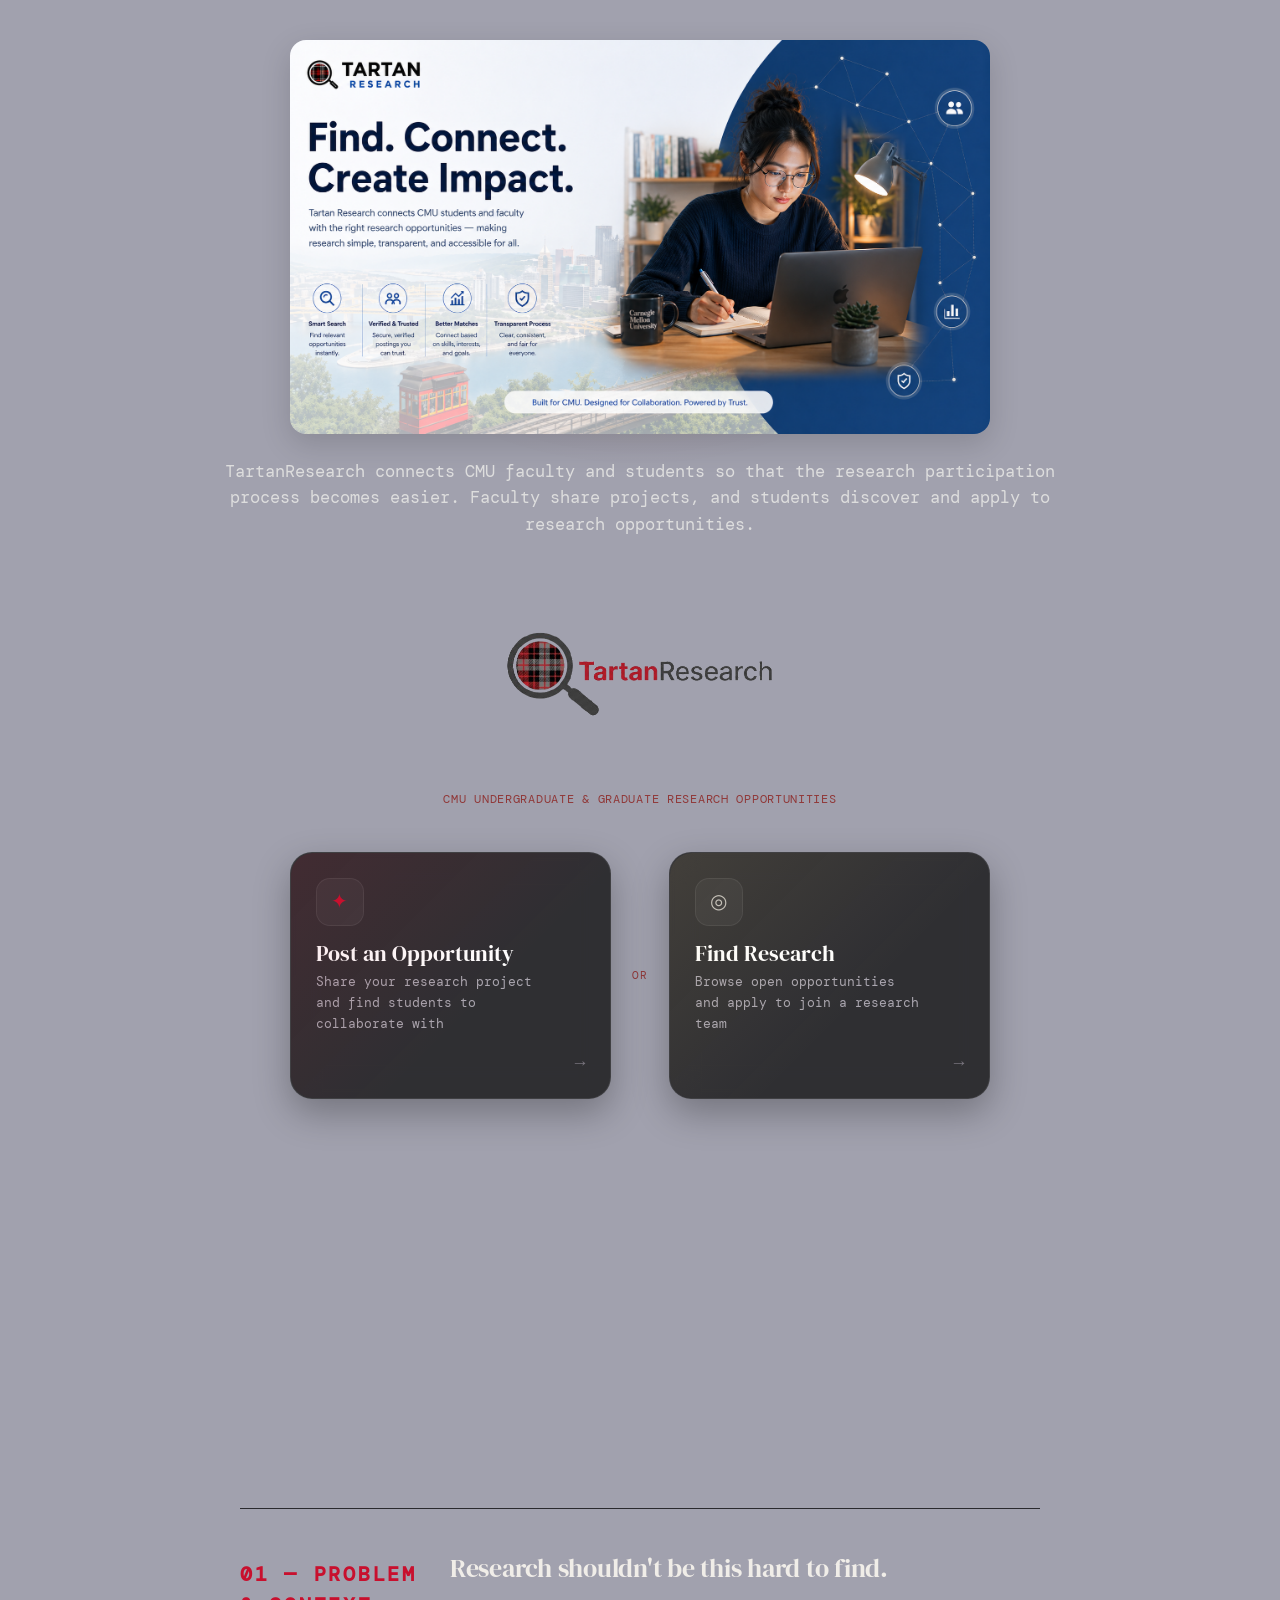
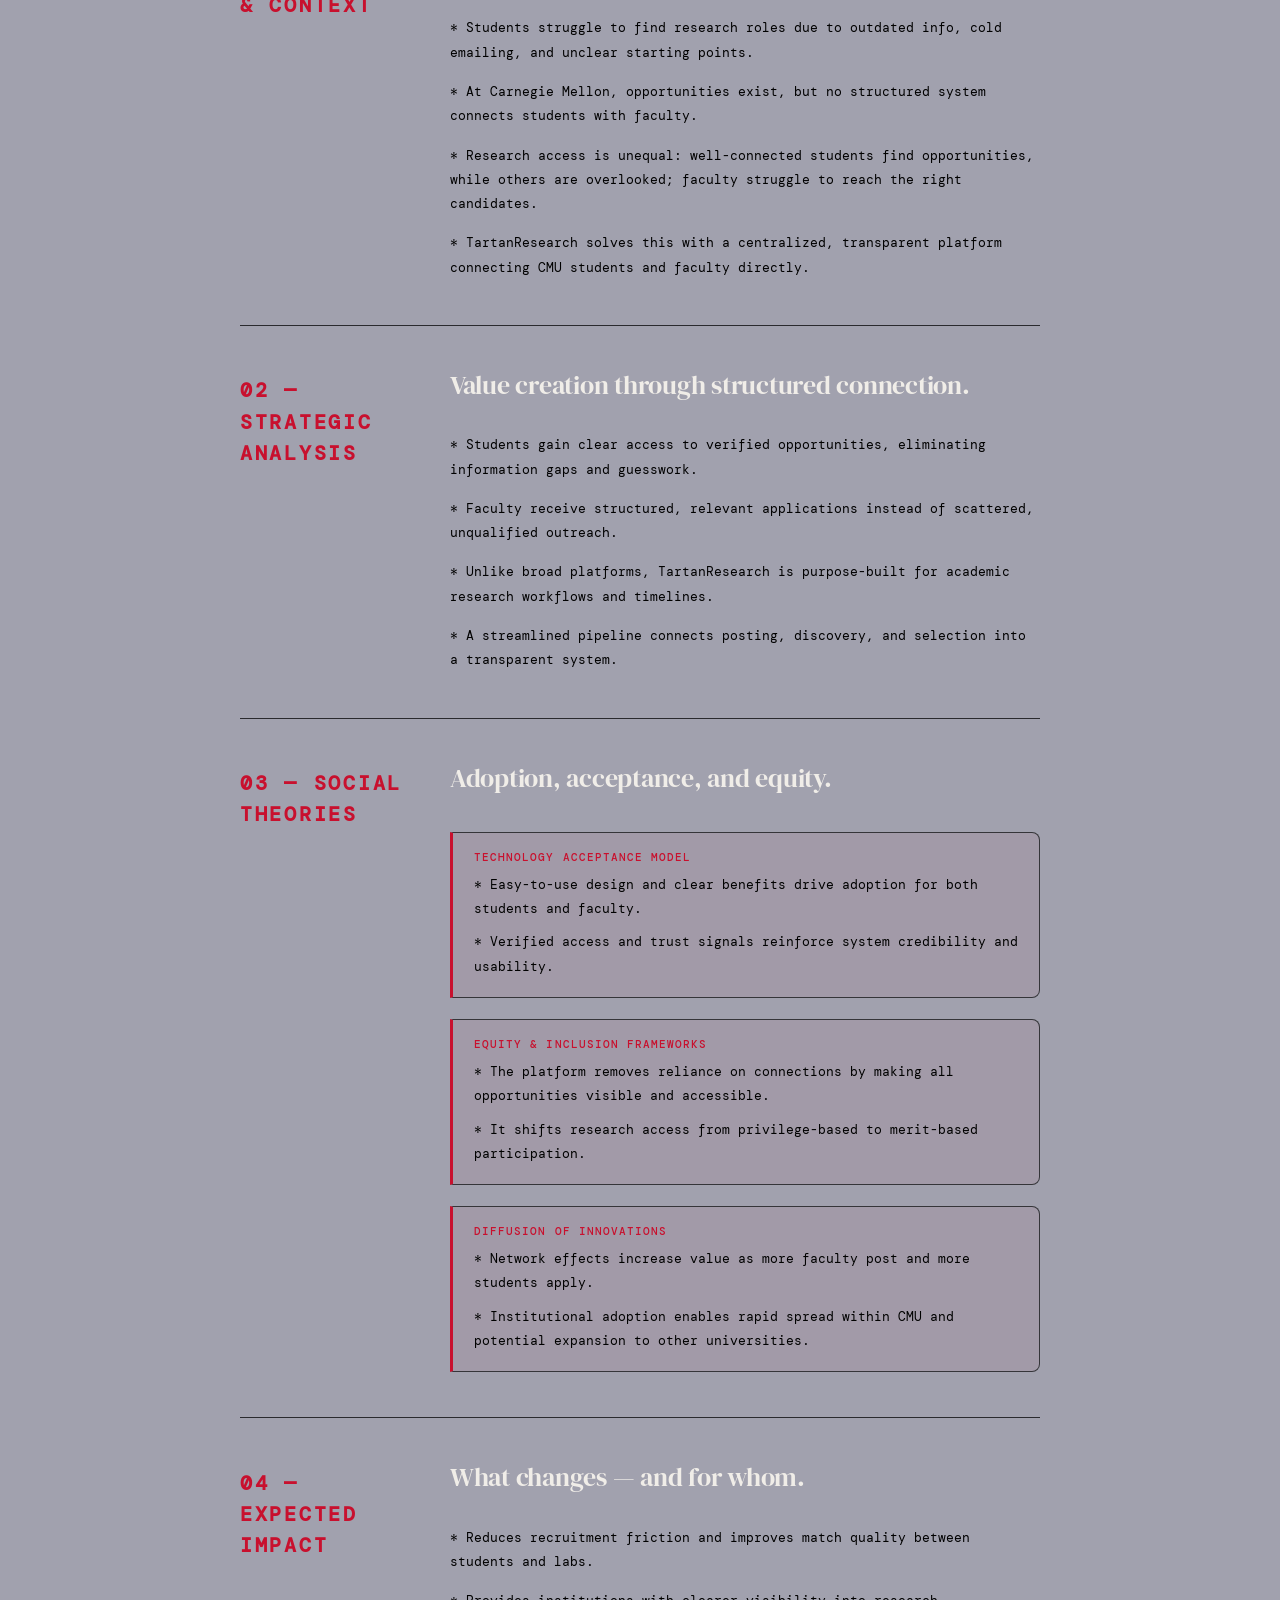
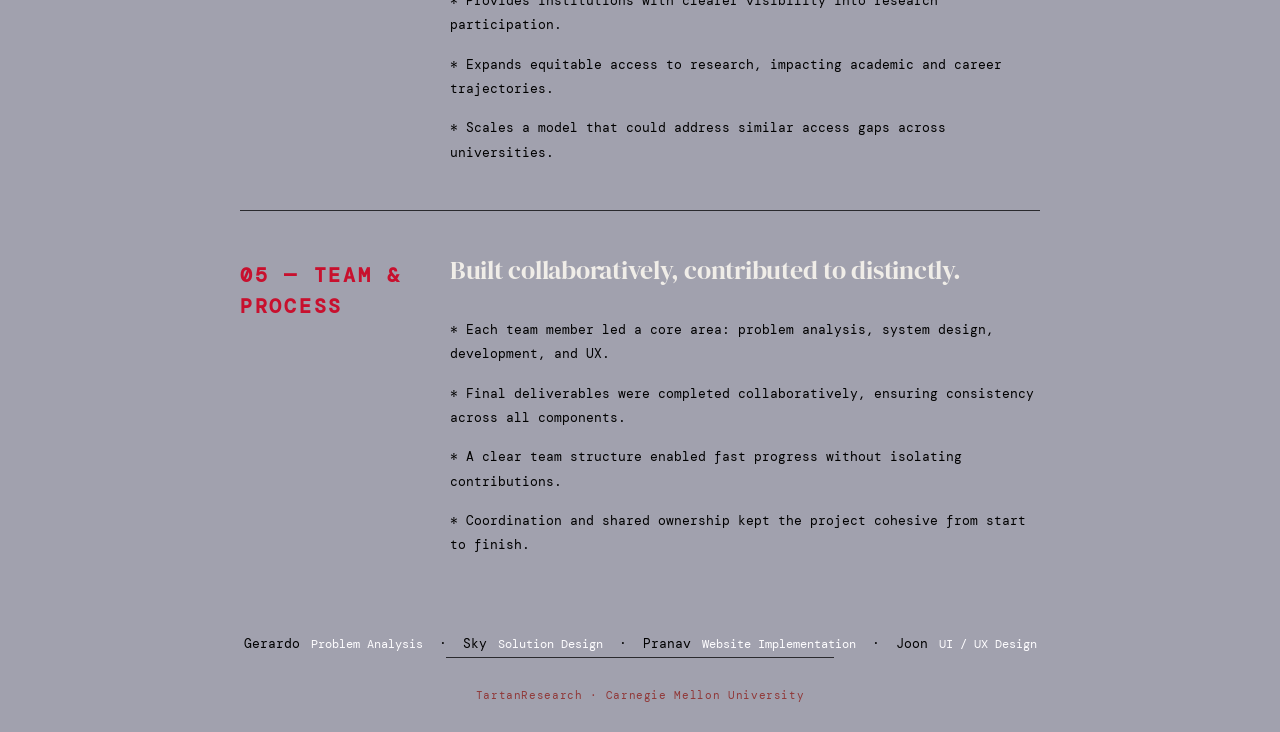
<file: 67250_peopleproject_team1/index.html>
<!DOCTYPE html>
<html lang="en">
<head>
  <meta charset="UTF-8" />
  <meta name="viewport" content="width=device-width, initial-scale=1.0" />
  <title>CMU Research Portal</title>
  <link rel="stylesheet" href="style.css" />
  <link href="https://fonts.googleapis.com/css2?family=DM+Serif+Display:ital@0;1&family=DM+Mono:wght@300;400;500&display=swap" rel="stylesheet" />
</head>

<body class="landing-page">
  <div class="landing-bg">
    <div class="bg-grid"></div>
    <div class="bg-glow"></div>
  </div>
  
  <section class="landing-intro">
    <img src="static/visual.png" alt="Research collaboration" class="intro-image" />
    <p class="intro-text">
      TartanResearch connects CMU faculty and students so that the research participation process becomes easier.
      Faculty share projects, and students discover and apply to research opportunities.
    </p>
  </section>

  <main class="landing-main">
    <header class="landing-header">
      <img src="static/logo.png" alt="TartanResearch" class="landing-logo-main" />
      <p class="landing-sub">CMU Undergraduate & Graduate Research Opportunities</p>
    </header>

    <div class="landing-cards">
      <button class="landing-card card-post" onclick="goTo('post')">
        <div class="card-icon">✦</div>
        <div class="card-content">
          <h2>Post an Opportunity</h2>
          <p>Share your research project and find students to collaborate with</p>
        </div>
        <div class="card-arrow">→</div>
      </button>

      <div class="landing-divider"><span>or</span></div>

      <button class="landing-card card-find" onclick="goTo('find')">
        <div class="card-icon">◎</div>
        <div class="card-content">
          <h2>Find Research</h2>
          <p>Browse open opportunities and apply to join a research team</p>
        </div>
        <div class="card-arrow">→</div>
      </button>
    </div>
  </main>

  <script>
    function goTo(view) {
      sessionStorage.setItem('view', view);
      window.location.href = view === 'post' ? 'post.html' : 'find.html';
    }
  </script>
<!-- ─── Academic Sections ─────────────────────────────── -->
<section class="academic-sections">

  <!-- Problem -->
  <div class="ac-section" id="ac-problem">
    <div class="ac-label">01 — Problem & Context</div>
    <div class="ac-body">
      <h2 class="ac-heading">Research shouldn't be this hard to find.</h2>
      <p class="ac-text">
        * Students struggle to find research roles due to outdated info, cold emailing, and unclear starting points.
      </p>
      <p class="ac-text">
        * At Carnegie Mellon, opportunities exist, but no structured system connects students with faculty.
      </p>
      <p class="ac-text">
        * Research access is unequal: well-connected students find opportunities, while others are overlooked; faculty struggle to reach the right candidates.
      </p>
      <p class="ac-text">
        * TartanResearch solves this with a centralized, transparent platform connecting CMU students and faculty directly.
      </p>
    </div>
  </div>

  <!-- Strategic Analysis -->
  <div class="ac-section" id="ac-strategy">
    <div class="ac-label">02 — Strategic Analysis</div>
    <div class="ac-body">
      <h2 class="ac-heading">Value creation through structured connection.</h2>
      <p class="ac-text">
        * Students gain clear access to verified opportunities, eliminating information gaps and guesswork.
      </p>
      <p class="ac-text">
        * Faculty receive structured, relevant applications instead of scattered, unqualified outreach.
      </p>
      <p class="ac-text">
        * Unlike broad platforms, TartanResearch is purpose-built for academic research workflows and timelines.
      </p>
      <p class="ac-text">
        * A streamlined pipeline connects posting, discovery, and selection into a transparent system.
      </p>
    </div>
  </div>

  <!-- Social Theories -->
  <div class="ac-section" id="ac-theory">
    <div class="ac-label">03 — Social Theories</div>
    <div class="ac-body">
      <h2 class="ac-heading">Adoption, acceptance, and equity.</h2>

      <div class="theory-block">
        <div class="theory-tag">Technology Acceptance Model</div>
        <p class="ac-text">
          * Easy-to-use design and clear benefits drive adoption for both students and faculty.
        </p>
        <p class="ac-text">
          * Verified access and trust signals reinforce system credibility and usability.
        </p>
      </div>

      <div class="theory-block">
        <div class="theory-tag">Equity & Inclusion Frameworks</div>
        <p class="ac-text">
          * The platform removes reliance on connections by making all opportunities visible and accessible.
        </p>
        <p class="ac-text">
          * It shifts research access from privilege-based to merit-based participation.
        </p>
      </div>

      <div class="theory-block">
        <div class="theory-tag">Diffusion of Innovations</div>
        <p class="ac-text">
          * Network effects increase value as more faculty post and more students apply.
        </p>
        <p class="ac-text">
          * Institutional adoption enables rapid spread within CMU and potential expansion to other universities.
        </p>
      </div>

    </div>
  </div>

  <!-- Expected Impact -->
  <div class="ac-section" id="ac-impact">
    <div class="ac-label">04 — Expected Impact</div>
    <div class="ac-body">
      <h2 class="ac-heading">What changes — and for whom.</h2>
      <p class="ac-text">
        * Reduces recruitment friction and improves match quality between students and labs.
      </p>
      <p class="ac-text">
        * Provides institutions with clearer visibility into research participation.
      </p>
      <p class="ac-text">
        * Expands equitable access to research, impacting academic and career trajectories.
      </p>
      <p class="ac-text">
        * Scales a model that could address similar access gaps across universities.
      </p>
    </div>
  </div>

  <!-- Team -->
  <div class="ac-section" id="ac-team">
    <div class="ac-label">05 — Team & Process</div>
    <div class="ac-body">
      <h2 class="ac-heading">Built collaboratively, contributed to distinctly.</h2>
      <p class="ac-text">
        * Each team member led a core area: problem analysis, system design, development, and UX.
      </p>
      <p class="ac-text">
        * Final deliverables were completed collaboratively, ensuring consistency across all components.
      </p>
      <p class="ac-text">
        * A clear team structure enabled fast progress without isolating contributions.
      </p>
      <p class="ac-text">
        * Coordination and shared ownership kept the project cohesive from start to finish.
      </p>
    </div>
  </div>

</section>
<p class="ac-text team-list">
  Gerardo <span class="team-role-inline">Problem Analysis</span> &nbsp;·&nbsp;
  Sky <span class="team-role-inline">Solution Design</span> &nbsp;·&nbsp;
  Pranav <span class="team-role-inline">Website Implementation</span> &nbsp;·&nbsp;
  Joon <span class="team-role-inline">UI / UX Design</span>
</p>

    </div>
  </div>

</section>
<!-- ─── Footer ────────────────────────────────────────── -->
<footer class="site-footer">
  <span>TartanResearch · Carnegie Mellon University</span>
</footer>
</body>
</html>
</file>
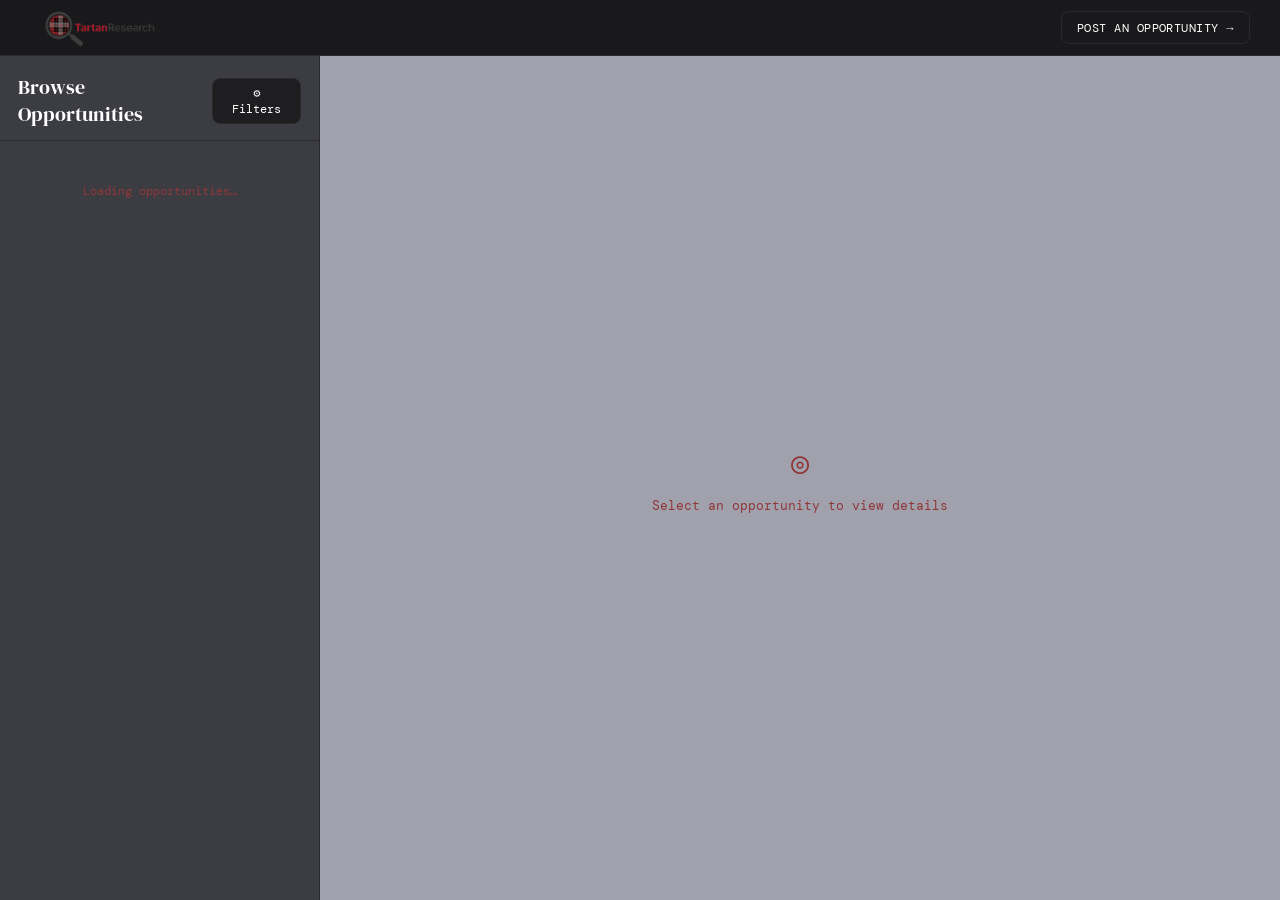
<file: 67250_peopleproject_team1/find.html>
<!DOCTYPE html>
<html lang="en">
<head>
  <meta charset="UTF-8" />
  <meta name="viewport" content="width=device-width, initial-scale=1.0" />
  <title>Find Research · CMU Research Portal</title>
  <link rel="stylesheet" href="style.css" />
  <link href="https://fonts.googleapis.com/css2?family=DM+Serif+Display:ital@0;1&family=DM+Mono:wght@300;400;500&display=swap" rel="stylesheet" />
</head>
<body class="find-page">

  <nav class="topnav">
    <a href="index.html" class="nav-logo">
      <img src="static/logo.png" alt="TartanResearch Logo" class="nav-logo-img"/>
    </a>
    <a href="post.html" class="nav-switch" onclick="sessionStorage.setItem('view','post')">Post an Opportunity →</a>
  </nav>

  <div class="find-layout">

    <!-- LEFT PANEL: listing + filters -->
    <aside class="listings-panel">
      <div class="listings-top">
        <h2 class="listings-title">Browse Opportunities</h2>
        <button class="filter-toggle" onclick="toggleFilters()">⚙ Filters</button>
      </div>

      <div class="filter-drawer" id="filter-drawer">
        <div class="filter-section">
          <label class="filter-label">Category</label>
          <select id="filter-category" onchange="applyFilters()">
            <option value="">All categories</option>
            <option>Computer Science</option>
            <option>Humanities</option>
            <option>Biology</option>
            <option>Chemistry</option>
            <option>Physics</option>
            <option>Mathematics & Statistics</option>
            <option>Medicine & Health Sciences</option>
            <option>Psychology</option>
            <option>Neuroscience</option>
            <option>Economics & Business</option>
            <option>Engineering</option>
            <option>Environmental Science</option>
            <option>Social Sciences</option>
            <option>Arts & Design</option>
            <option>Law & Public Policy</option>
            <option>Information Systems</option>
            <option>Other</option>
          </select>
        </div>
        <div class="filter-section">
          <label class="filter-label">Department</label>
          <input type="text" id="filter-dept" placeholder="e.g. Robotics Institute" oninput="applyFilters()" />
        </div>
        <div class="filter-section">
          <label class="filter-label">Student year</label>
          <div class="checkbox-group small" id="filter-years">
            <label class="checkbox-item"><input type="checkbox" value="Undergraduate First-Year" onchange="applyFilters()" /> First-Year</label>
            <label class="checkbox-item"><input type="checkbox" value="Undergraduate Sophomore" onchange="applyFilters()" /> Sophomore</label>
            <label class="checkbox-item"><input type="checkbox" value="Undergraduate Junior" onchange="applyFilters()" /> Junior</label>
            <label class="checkbox-item"><input type="checkbox" value="Undergraduate Senior" onchange="applyFilters()" /> Senior</label>
            <label class="checkbox-item"><input type="checkbox" value="Graduate Student" onchange="applyFilters()" /> Graduate</label>
          </div>
        </div>
        <button class="btn-ghost small" onclick="clearFilters()">Clear filters</button>
      </div>

      <div class="listings-list" id="listings-list">
        <div class="loading-msg">Loading opportunities…</div>
      </div>
    </aside>

    <!-- RIGHT PANEL: detail + apply -->
    <main class="detail-panel" id="detail-panel">
      <div class="detail-empty" id="detail-empty">
        <span class="detail-empty-icon">◎</span>
        <p>Select an opportunity to view details</p>
      </div>

      <!-- Posting detail view -->
      <div id="detail-view" style="display:none">
        <div class="detail-header">
          <div class="detail-meta-top">
            <span class="detail-category" id="d-category"></span>
            <span class="detail-date" id="d-date"></span>
          </div>
          <h2 class="detail-title" id="d-title"></h2>
          <div class="detail-sub">
            <span id="d-poster-name"></span> · <span id="d-role"></span> · <span id="d-department"></span>
          </div>
          <div class="detail-contact">
            <span id="d-email"></span>
          </div>
          <button class="btn-edit" id="edit-post-btn" onclick="openEditFlow()">Edit post</button>
        </div>

        <div class="detail-body">
          <section class="detail-section">
            <h4>About the project</h4>
            <p id="d-description"></p>
          </section>
          <section class="detail-section detail-grid">
            <div>
              <h4>Position</h4>
              <p id="d-job-role"></p>
            </div>
            <div>
              <h4>Timeline</h4>
              <p id="d-timeline"></p>
            </div>
            <div>
              <h4>Looking for</h4>
              <p id="d-years"></p>
            </div>
            <div>
              <h4>Skills</h4>
              <p id="d-skills"></p>
            </div>
          </section>
        </div>

        <div class="detail-divider"></div>

        <!-- Application form -->
        <div class="apply-section" id="apply-section">
          <h3>Apply for this position</h3>

          <div class="form-grid">
            <div class="form-group">
              <label for="a-name">Full name</label>
              <input type="text" id="a-name" placeholder="Your name" />
              <span class="field-error" id="err-a-name"></span>
            </div>
            <div class="form-group">
              <label for="a-year">Student year</label>
              <select id="a-year">
                <option value="">Select...</option>
                <option>Undergraduate First-Year</option>
                <option>Undergraduate Sophomore</option>
                <option>Undergraduate Junior</option>
                <option>Undergraduate Senior</option>
                <option>Graduate Student</option>
              </select>
              <span class="field-error" id="err-a-year"></span>
            </div>
            <div class="form-group">
              <label for="a-email">Andrew email address</label>
              <input type="email" id="a-email" placeholder="you@andrew.cmu.edu" />
              <span class="field-error" id="err-a-email"></span>
            </div>
            <div class="form-group">
              <label for="a-major">Major</label>
              <input type="text" id="a-major" placeholder="e.g. Information Systems" />
              <span class="field-error" id="err-a-major"></span>
            </div>
            <div class="form-group full">
              <label for="a-interest">Reason for interest <span class="char-limit">(max 200 words)</span></label>
              <textarea id="a-interest" rows="5" placeholder="Why are you interested in this project?" oninput="updateWordCountFind(this, 'interest-count', 200)"></textarea>
              <span class="char-counter" id="interest-count">0 / 200 words</span>
              <span class="field-error" id="err-a-interest"></span>
            </div>
            <div class="form-group full">
              <label for="a-resume">Resume <span class="char-limit">(PDF only, max 1MB)</span></label>
              <input type="file" id="a-resume" accept=".pdf" onchange="checkFileSize(this)" />
              <span class="field-error" id="err-a-resume"></span>
            </div>
            <div class="form-group full">
              <label for="a-additional">Additional details <span class="char-limit">(optional)</span></label>
              <textarea id="a-additional" rows="3" placeholder="Anything else you'd like to share..."></textarea>
            </div>
          </div>

          <!-- Email verification for applicant -->
          <div id="app-verify-section" style="display:none" class="verify-inline">
            <p>A verification code was sent to <strong id="app-verify-email"></strong>. Enter it below:</p>
            <div class="verify-inline-row">
              <input type="text" id="app-verify-code" placeholder="123456" maxlength="6" />
              <button class="btn-primary small" onclick="confirmAppCode()">Confirm</button>
            </div>
            <span class="field-error" id="err-app-code"></span>
          </div>

          <div class="form-actions">
            <button class="btn-primary" id="apply-btn" onclick="startApply()">Submit application</button>
          </div>
          <span class="field-error" id="err-apply"></span>
        </div>

        <!-- Already applied notice -->
        <div id="already-applied" style="display:none" class="already-applied-notice">
          <span>✓</span> You have already applied to this opportunity.
        </div>

        <!-- Closed notice -->
        <div id="posting-closed" style="display:none" class="closed-notice">
          This opportunity is no longer accepting applications.
        </div>
      </div>

      <!-- Application success -->
      <div id="apply-success" style="display:none" class="apply-success-screen">
        <div class="success-icon">◎</div>
        <h3>Application submitted!</h3>
        <p>A receipt has been sent to your email address. Good luck!</p>
        <button class="btn-ghost" onclick="backToListing()">← Back to listing</button>
      </div>
    </main>
  </div>

  <!-- Edit modal (verify ownership) -->
  <div id="edit-modal" class="modal-overlay" style="display:none">
    <div class="modal">
      <button class="modal-close" onclick="closeEditModal()">✕</button>
      <h3>Edit Posting</h3>
      <p>Enter the email address associated with this posting to verify ownership.</p>
      <div class="form-group">
        <label>Email address on this posting</label>
        <input type="email" id="edit-email-input" placeholder="you@andrew.cmu.edu" />
        <span class="field-error" id="edit-email-error"></span>
      </div>
      <button class="btn-primary" id="edit-send-btn" onclick="sendEditCode()">Send verification code</button>

      <div id="edit-code-section" style="display:none">
        <div class="form-group" style="margin-top:1.5rem">
          <label>Verification code</label>
          <input type="text" id="edit-code-input" placeholder="123456" maxlength="6" />
          <span class="field-error" id="edit-code-error"></span>
        </div>
        <button class="btn-primary" onclick="verifyEditCode()">Confirm & edit</button>
      </div>
    </div>
  </div>

  <!-- Edit form modal -->
  <div id="edit-form-modal" class="modal-overlay" style="display:none">
    <div class="modal modal-wide">
      <button class="modal-close" onclick="closeEditFormModal()">✕</button>
      <h3>Edit Posting</h3>
      <div class="form-grid">
        <div class="form-group full">
          <label>Title <span class="char-limit">(max 20 characters)</span></label>
          <input type="text" id="ef-title" maxlength="20" oninput="updateCharCount(this,'ef-title-count',20)" />
          <span class="char-counter" id="ef-title-count">0 / 20</span>
          <span class="field-error" id="ef-err-title"></span>
        </div>
        <div class="form-group full">
          <label>Description <span class="char-limit">(max 200 words)</span></label>
          <textarea id="ef-description" rows="5" oninput="updateWordCountFind(this,'ef-desc-count',200)"></textarea>
          <span class="char-counter" id="ef-desc-count">0 / 200 words</span>
          <span class="field-error" id="ef-err-desc"></span>
        </div>
        <div class="form-group">
          <label>Category</label>
          <select id="ef-category">
            <option value="">Select...</option>
            <option>Computer Science</option>
            <option>Humanities</option>
            <option>Biology</option>
            <option>Chemistry</option>
            <option>Physics</option>
            <option>Mathematics & Statistics</option>
            <option>Medicine & Health Sciences</option>
            <option>Psychology</option>
            <option>Neuroscience</option>
            <option>Economics & Business</option>
            <option>Engineering</option>
            <option>Environmental Science</option>
            <option>Social Sciences</option>
            <option>Arts & Design</option>
            <option>Law & Public Policy</option>
            <option>Information Systems</option>
            <option>Other</option>
          </select>
        </div>
        <div class="form-group">
          <label>Department / Lab</label>
          <input type="text" id="ef-department" />
        </div>
        <div class="form-group">
          <label>Your title / role</label>
          <input type="text" id="ef-role" />
        </div>
        <div class="form-group">
          <label>Research position title</label>
          <input type="text" id="ef-job-role" />
        </div>
        <div class="form-group full">
          <label>Preferred skills</label>
          <input type="text" id="ef-skills" />
        </div>
        <div class="form-group">
          <label>Start date</label>
          <input type="date" id="ef-start" />
        </div>
        <div class="form-group">
          <label>End date</label>
          <input type="date" id="ef-end" />
        </div>
        <div class="form-group full">
          <label>Student years sought</label>
          <div class="checkbox-group" id="ef-years">
            <label class="checkbox-item"><input type="checkbox" value="Undergraduate First-Year" /> First-Year</label>
            <label class="checkbox-item"><input type="checkbox" value="Undergraduate Sophomore" /> Sophomore</label>
            <label class="checkbox-item"><input type="checkbox" value="Undergraduate Junior" /> Junior</label>
            <label class="checkbox-item"><input type="checkbox" value="Undergraduate Senior" /> Senior</label>
            <label class="checkbox-item"><input type="checkbox" value="Graduate Student" /> Graduate</label>
          </div>
        </div>
        <div class="form-group">
          <label>Max applications</label>
          <input type="number" id="ef-max-appls" min="1" max="20" />
        </div>
        <div class="form-group">
          <label>Removal date</label>
          <input type="date" id="ef-deadline" />
        </div>
      </div>
      <div class="form-actions">
        <button class="btn-primary" onclick="saveEdit()">Save changes</button>
      </div>
      <span class="field-error" id="ef-err-submit"></span>
    </div>
  </div>

  <script>
    const SUPABASE_URL = 'https://anxpjjdkeckdfnzhhjer.supabase.co';
    const SUPABASE_ANON = 'eyJhbGciOiJIUzI1NiIsInR5cCI6IkpXVCJ9.eyJpc3MiOiJzdXBhYmFzZSIsInJlZiI6ImFueHBqamRrZWNrZGZuemhoamVyIiwicm9sZSI6ImFub24iLCJpYXQiOjE3NzY0NTgyMDYsImV4cCI6MjA5MjAzNDIwNn0.u6792ltvw_fHlwS9apzTOkvbpvUPi3R3qxtUUuq1G7g';
    const BUCKET = 'resumes';

    let allPostings = [];
    let currentPosting = null;
    let appGenCode = null;
    let appVerifiedEmail = null;
    let editGenCode = null;
    let editPostingId = null;
    let editVerifiedEmail = null;

    // ─── Supabase helpers ────────────────────────────────────────
    function sb(path, opts = {}) {
      return fetch(`${SUPABASE_URL}/rest/v1/${path}`, {
        headers: {
          'apikey': SUPABASE_ANON,
          'Authorization': `Bearer ${SUPABASE_ANON}`,
          'Content-Type': 'application/json',
          'Prefer': 'return=representation',
          ...opts.headers
        },
        ...opts
      });
    }

    async function sendEmail(to, subject, html, attachmentUrl) {
      const body = { to, subject, html };
      if (attachmentUrl) body.attachmentUrl = attachmentUrl;
      await fetch(`${SUPABASE_URL}/functions/v1/send-email`, {
        method: 'POST',
        headers: {
          'Content-Type': 'application/json',
          'apikey': SUPABASE_ANON,
          'Authorization': `Bearer ${SUPABASE_ANON}`
        },
        body: JSON.stringify(body)
      });
    }

    function randomCode() {
      return String(Math.floor(100000 + Math.random() * 900000));
    }

    function fmtDate(iso) {
      if (!iso) return '—';
      return new Date(iso).toLocaleDateString('en-US', { month: 'short', day: 'numeric', year: 'numeric' });
    }

    function wordCount(str) {
      return str.trim() === '' ? 0 : str.trim().split(/\s+/).length;
    }

    function updateWordCountFind(el, counterId, max) {
      const words = wordCount(el.value);
      const counter = document.getElementById(counterId);
      counter.textContent = `${words} / ${max} words`;
      counter.classList.toggle('over-limit', words > max);
    }

    function updateCharCount(el, counterId, max) {
      document.getElementById(counterId).textContent = `${el.value.length} / ${max}`;
    }

    function isExpired(posting) {
      if (!posting.deadline) return false;
      return new Date(posting.deadline) < new Date();
    }

    // ─── Load postings ───────────────────────────────────────────
    async function loadPostings() {
      const today = new Date().toISOString();
      const res = await sb(`opportunities?deadline=gte.${today}&order=created_at.desc`);
      const data = await res.json();
      allPostings = data;
      renderList(allPostings);
      if (allPostings.length > 0) openPosting(allPostings[0]);
    }

    function renderList(postings) {
      const el = document.getElementById('listings-list');
      if (postings.length === 0) {
        el.innerHTML = '<div class="loading-msg">No opportunities match your filters.</div>';
        return;
      }
      el.innerHTML = postings.map(p => `
        <div class="listing-card ${currentPosting?.id === p.id ? 'active' : ''}" 
             id="card-${p.id}" onclick="tryOpenPosting(${p.id})">
          <div class="listing-card-top">
            <span class="listing-category">${p.category}</span>
            <span class="listing-date">${fmtDate(p.created_at)}</span>
          </div>
          <h3 class="listing-title">${p.title}</h3>
          <p class="listing-dept">${p.department_aff}</p>
        </div>
      `).join('');
    }

    // ─── Filters ─────────────────────────────────────────────────
    let filtersVisible = false;
    function toggleFilters() {
      filtersVisible = !filtersVisible;
      document.getElementById('filter-drawer').classList.toggle('open', filtersVisible);
    }

    function applyFilters() {
      const cat = document.getElementById('filter-category').value;
      const dept = document.getElementById('filter-dept').value.trim().toLowerCase();
      const years = [...document.querySelectorAll('#filter-years input:checked')].map(c => c.value);

      const filtered = allPostings.filter(p => {
        if (cat && p.category !== cat) return false;
        if (dept && !p.department_aff.toLowerCase().includes(dept)) return false;
        if (years.length > 0) {
          const postYears = p.student_year || '';
          if (!years.some(y => postYears.includes(y))) return false;
        }
        return true;
      });

      renderList(filtered);
    }

    function clearFilters() {
      document.getElementById('filter-category').value = '';
      document.getElementById('filter-dept').value = '';
      document.querySelectorAll('#filter-years input').forEach(c => c.checked = false);
      applyFilters();
    }

    // ─── Open posting ─────────────────────────────────────────────
    let pendingSwitchId = null;

    function tryOpenPosting(id) {
      if (currentPosting?.id === id) return;

      // Check if application form has content
      const hasProgress = hasFormProgress();
      if (hasProgress) {
        pendingSwitchId = id;
        if (confirm('You have unsaved progress. Switch to this posting and lose your progress?')) {
          clearApplyForm();
          openPosting(allPostings.find(p => p.id === id));
        }
        pendingSwitchId = null;
        return;
      }
      openPosting(allPostings.find(p => p.id === id));
    }

    function hasFormProgress() {
      return (
        document.getElementById('a-name').value ||
        document.getElementById('a-email').value ||
        document.getElementById('a-major').value ||
        document.getElementById('a-interest').value
      );
    }

    function clearApplyForm() {
      ['a-name','a-email','a-major','a-interest','a-additional'].forEach(id => {
        document.getElementById(id).value = '';
      });
      document.getElementById('a-year').value = '';
      document.getElementById('a-resume').value = '';
      document.getElementById('app-verify-section').style.display = 'none';
      appGenCode = null;
      appVerifiedEmail = null;
    }

    async function openPosting(p) {
      if (!p) return;
      currentPosting = p;

      // Update active card
      document.querySelectorAll('.listing-card').forEach(c => c.classList.remove('active'));
      const card = document.getElementById(`card-${p.id}`);
      if (card) card.classList.add('active');

      // Populate detail
      document.getElementById('d-category').textContent = p.category;
      document.getElementById('d-date').textContent = `Posted ${fmtDate(p.created_at)}`;
      document.getElementById('d-title').textContent = p.title;
      document.getElementById('d-role').textContent = p.role;
      document.getElementById('d-department').textContent = p.department_aff;
      document.getElementById('d-description').textContent = p.description;
      document.getElementById('d-job-role').textContent = p.job_role || '—';
      document.getElementById('d-timeline').textContent = `${fmtDate(p.start_date)} – ${fmtDate(p.end_date)}`;
      document.getElementById('d-years').textContent = p.student_year || '—';
      document.getElementById('d-skills').textContent = p.skills || '—';
      document.getElementById('d-poster-name').textContent = p.poster_name || '';
      document.getElementById('d-email').textContent = p.email_add;

      // Reset form
      clearApplyForm();
      document.querySelectorAll('.field-error').forEach(e => e.textContent = '');

      // Check if closed
      const countRes = await sb(`applications?posting_id=eq.${p.id}&select=id`);
      const countData = await countRes.json();
      const appCount = countData.length;

      document.getElementById('apply-section').style.display = 'block';
      document.getElementById('already-applied').style.display = 'none';
      document.getElementById('posting-closed').style.display = 'none';
      document.getElementById('apply-success').style.display = 'none';
      document.getElementById('detail-view').style.display = 'block';
      document.getElementById('detail-empty').style.display = 'none';

      if (appCount >= p.max_appls) {
        document.getElementById('apply-section').style.display = 'none';
        document.getElementById('posting-closed').style.display = 'block';
      }
    }

    // ─── Application flow ────────────────────────────────────────
    async function startApply() {
      // Clear errors
      document.querySelectorAll('.field-error').forEach(e => e.textContent = '');
      let valid = true;

      const name = document.getElementById('a-name').value.trim();
      const year = document.getElementById('a-year').value;
      const email = document.getElementById('a-email').value.trim();
      const major = document.getElementById('a-major').value.trim();
      const interest = document.getElementById('a-interest').value.trim();
      const resumeFile = document.getElementById('a-resume').files[0];
      const additional = document.getElementById('a-additional').value.trim();

      if (!name) { document.getElementById('err-a-name').textContent = 'Required.'; valid = false; }
      if (!year) { document.getElementById('err-a-year').textContent = 'Required.'; valid = false; }
      if (!email) { document.getElementById('err-a-email').textContent = 'Required.'; valid = false; }
      // else if (!email.endsWith('@andrew.cmu.edu')) {
      //   document.getElementById('err-a-email').textContent = 'You must use your CMU-affiliated email address (@andrew.cmu.edu).';
      //   valid = false;
      // }
      if (!major) { document.getElementById('err-a-major').textContent = 'Required.'; valid = false; }
      if (!interest) { document.getElementById('err-a-interest').textContent = 'Required.'; valid = false; }
      else if (wordCount(interest) > 200) { document.getElementById('err-a-interest').textContent = 'Max 200 words.'; valid = false; }
      if (!resumeFile) { document.getElementById('err-a-resume').textContent = 'Required.'; valid = false; }

      if (!valid) return;

      // Check duplicate
      const dupRes = await sb(`applications?posting_id=eq.${currentPosting.id}&email_address=eq.${encodeURIComponent(email)}&select=id`);
      const dupData = await dupRes.json();
      if (dupData.length > 0) {
        document.getElementById('err-apply').textContent = 'You have already applied to this opportunity.';
        document.getElementById('already-applied').style.display = 'block';
        document.getElementById('apply-section').style.display = 'none';
        return;
      }

      // Send verification code
      appGenCode = randomCode();
      appVerifiedEmail = email;
      await sendEmail(
        email,
        'CMU Research Portal – Application Verification',
        `<p>Your verification code to submit your application is: <strong>${appGenCode}</strong></p>`
      );

      document.getElementById('app-verify-email').textContent = email;
      document.getElementById('app-verify-section').style.display = 'block';
      document.getElementById('apply-btn').style.display = 'none';
    }

    async function confirmAppCode() {
      const entered = document.getElementById('app-verify-code').value.trim();
      if (entered !== appGenCode) {
        document.getElementById('err-app-code').textContent = 'Incorrect code. Please try again.';
        return;
      }
      await submitApplication();
    }

    async function submitApplication() {
      const name = document.getElementById('a-name').value.trim();
      const year = document.getElementById('a-year').value;
      const email = appVerifiedEmail;
      const major = document.getElementById('a-major').value.trim();
      const interest = document.getElementById('a-interest').value.trim();
      const resumeFile = document.getElementById('a-resume').files[0];
      const additional = document.getElementById('a-additional').value.trim();

      // Check capacity again (race condition guard)
      const countRes = await sb(`applications?posting_id=eq.${currentPosting.id}&select=id`);
      const countData = await countRes.json();
      if (countData.length >= currentPosting.max_appls) {
        document.getElementById('err-apply').textContent = 'Sorry, this posting just reached its maximum applications.';
        return;
      }

      // Upload resume
      const filePath = `${currentPosting.id}/${email}.pdf`;
      const uploadRes = await fetch(
        `${SUPABASE_URL}/storage/v1/object/${BUCKET}/${filePath}`,
        {
          method: 'POST',
          headers: {
            'apikey': SUPABASE_ANON,
            'Authorization': `Bearer ${SUPABASE_ANON}`,
            'Content-Type': 'application/pdf',
            'x-upsert': 'true'
          },
          body: resumeFile
        }
      );
      if (!uploadRes.ok) {
        document.getElementById('err-apply').textContent = 'Failed to upload resume. Please try again.';
        return;
      }
      const resumeUrl = `${SUPABASE_URL}/storage/v1/object/public/${BUCKET}/${filePath}`;

      // Insert application
      const appRes = await sb('applications', {
        method: 'POST',
        body: JSON.stringify({
          posting_id: currentPosting.id,
          name,
          year,
          email_address: email,
          interest,
          major,
          resume_url: resumeUrl,
          additional_details: additional
        })
      });
      if (!appRes.ok) {
        document.getElementById('err-apply').textContent = 'Submission failed. Please try again.';
        return;
      }

      // Email to professor
      await sendEmail(
        currentPosting.email_add,
        `New application for "${currentPosting.title}"`,
        `<h2>New application received</h2>
         <p><strong>Posting:</strong> ${currentPosting.title}</p>
         <p><strong>Name:</strong> ${name}</p>
         <p><strong>Email:</strong> ${email}</p>
         <p><strong>Year:</strong> ${year}</p>
         <p><strong>Major:</strong> ${major}</p>
         <p><strong>Reason for interest:</strong><br/>${interest}</p>
         ${additional ? `<p><strong>Additional details:</strong><br/>${additional}</p>` : ''}
         <p><strong>Resume:</strong> <a href="${resumeUrl}">Download PDF</a></p>`,
        resumeUrl
      );

      // Receipt email to student
      await sendEmail(
        email,
        `Application receipt – "${currentPosting.title}"`,
        `<h2>Application received!</h2>
        <p>Thank you for applying to <strong>${currentPosting.title}</strong> posted by ${currentPosting.poster_name || currentPosting.role} at ${currentPosting.department_aff}.</p>
        <p>Your application has been forwarded to the posting contact. Good luck!</p>
        <hr/>
        <h3>Your submission details</h3>
        <p><strong>Name:</strong> ${name}</p>
        <p><strong>Email:</strong> ${email}</p>
        <p><strong>Year:</strong> ${year}</p>
        <p><strong>Major:</strong> ${major}</p>
        <p><strong>Reason for interest:</strong><br/>${interest}</p>
        ${additional ? `<p><strong>Additional details:</strong><br/>${additional}</p>` : ''}
        <p><strong>Resume:</strong> <a href="${resumeUrl}">Download your submitted PDF</a></p>`,
        resumeUrl
      );

      // Show success
      document.getElementById('detail-view').style.display = 'none';
      document.getElementById('apply-success').style.display = 'flex';
    }

    function backToListing() {
      document.getElementById('apply-success').style.display = 'none';
      openPosting(currentPosting);
    }

    function checkFileSize(input) {
      const file = input.files[0];
      if (file && file.size > 1 * 1024 * 1024) {
        document.getElementById('err-a-resume').textContent = 'File must be under 1MB.';
        input.value = '';
      } else {
        document.getElementById('err-a-resume').textContent = '';
      }
    }

    // ─── Edit post flow ──────────────────────────────────────────
    function openEditFlow() {
      editPostingId = currentPosting.id;
      document.getElementById('edit-modal').style.display = 'flex';
    }

    function closeEditModal() {
      document.getElementById('edit-modal').style.display = 'none';
      document.getElementById('edit-code-section').style.display = 'none';
      document.getElementById('edit-email-input').value = '';
      document.getElementById('edit-code-input').value = '';
      editGenCode = null;
    }

    async function sendEditCode() {
      const email = document.getElementById('edit-email-input').value.trim();
      const errEl = document.getElementById('edit-email-error');
      errEl.textContent = '';

      // if (!email.endsWith('@andrew.cmu.edu')) {
      //   errEl.textContent = 'You must use your CMU-affiliated email address.';
      //   return;
      // }

      const res = await sb(`opportunities?id=eq.${editPostingId}&select=email_add`);
      const data = await res.json();
      if (!data.length || data[0].email_add !== email) {
        errEl.textContent = 'This email address does not match the posting.';
        return;
      }

      editGenCode = randomCode();
      editVerifiedEmail = email;
      const btn = document.getElementById('edit-send-btn');
      btn.textContent = 'Sending...';
      btn.disabled = true;
      await sendEmail(
        email,
        'CMU Research Portal – Edit Verification Code',
        `<p>Your verification code to edit your posting is: <strong>${editGenCode}</strong></p>`
      );
      btn.textContent = 'Send verification code';
      btn.disabled = false;
      document.getElementById('edit-code-section').style.display = 'block';
    }

    function verifyEditCode() {
      const entered = document.getElementById('edit-code-input').value.trim();
      if (entered !== editGenCode) {
        document.getElementById('edit-code-error').textContent = 'Incorrect code.';
        return;
      }
      closeEditModal();
      openEditForm();
    }

    function openEditForm() {
      const p = currentPosting;
      document.getElementById('ef-title').value = p.title;
      updateCharCount(document.getElementById('ef-title'), 'ef-title-count', 20);
      document.getElementById('ef-description').value = p.description;
      updateWordCountFind(document.getElementById('ef-description'), 'ef-desc-count', 200);
      document.getElementById('ef-category').value = p.category;
      document.getElementById('ef-department').value = p.department_aff;
      document.getElementById('ef-role').value = p.role;
      document.getElementById('ef-job-role').value = p.job_role;
      document.getElementById('ef-skills').value = p.skills || '';
      document.getElementById('ef-start').value = p.start_date ? p.start_date.split('T')[0] : '';
      document.getElementById('ef-end').value = p.end_date ? p.end_date.split('T')[0] : '';
      document.getElementById('ef-max-appls').value = p.max_appls;
      document.getElementById('ef-deadline').value = p.deadline ? p.deadline.split('T')[0] : '';

      // Checkboxes
      const years = p.student_year || '';
      document.querySelectorAll('#ef-years input').forEach(cb => {
        cb.checked = years.includes(cb.value);
      });

      document.getElementById('edit-form-modal').style.display = 'flex';
    }

    function closeEditFormModal() {
      document.getElementById('edit-form-modal').style.display = 'none';
    }

    async function saveEdit() {
      const title = document.getElementById('ef-title').value.trim();
      const description = document.getElementById('ef-description').value.trim();
      const checkedYears = [...document.querySelectorAll('#ef-years input:checked')].map(c => c.value);

      let valid = true;
      if (!title) { document.getElementById('ef-err-title').textContent = 'Required.'; valid = false; }
      if (!description) { document.getElementById('ef-err-desc').textContent = 'Required.'; valid = false; }
      if (wordCount(description) > 200) { document.getElementById('ef-err-desc').textContent = 'Max 200 words.'; valid = false; }
      if (!valid) return;

      const payload = {
        title,
        description,
        category: document.getElementById('ef-category').value,
        department_aff: document.getElementById('ef-department').value.trim(),
        role: document.getElementById('ef-role').value.trim(),
        job_role: document.getElementById('ef-job-role').value.trim(),
        skills: document.getElementById('ef-skills').value.trim(),
        start_date: document.getElementById('ef-start').value || null,
        end_date: document.getElementById('ef-end').value || null,
        student_year: checkedYears.join(', '),
        max_appls: parseInt(document.getElementById('ef-max-appls').value),
        deadline: document.getElementById('ef-deadline').value || null
      };

      const res = await sb(`opportunities?id=eq.${editPostingId}`, {
        method: 'PATCH',
        body: JSON.stringify(payload)
      });

      if (!res.ok) {
        document.getElementById('ef-err-submit').textContent = 'Save failed. Please try again.';
        return;
      }

      closeEditFormModal();
      await loadPostings();
      const updated = allPostings.find(p => p.id === editPostingId);
      if (updated) openPosting(updated);
    }

    // Init
    loadPostings();
  </script>
</body>
</html>
</file>
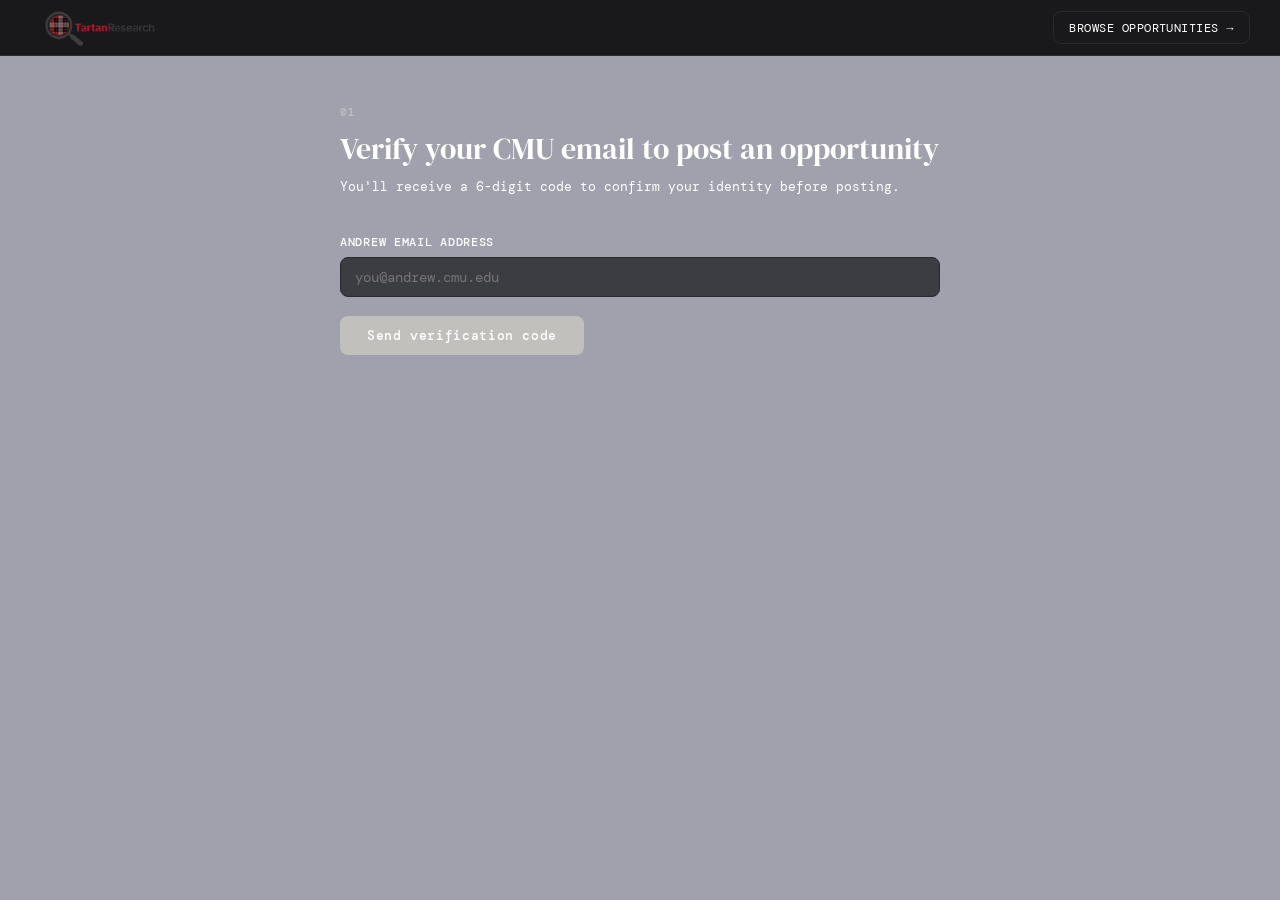
<file: 67250_peopleproject_team1/post.html>
<!DOCTYPE html>
<html lang="en">
<head>
  <meta charset="UTF-8" />
  <meta name="viewport" content="width=device-width, initial-scale=1.0" />
  <title>Post Opportunity · CMU Research Portal</title>
  <link rel="stylesheet" href="style.css" />
  <link href="https://fonts.googleapis.com/css2?family=DM+Serif+Display:ital@0;1&family=DM+Mono:wght@300;400;500&display=swap" rel="stylesheet" />
</head>
<body class="post-page">

  <nav class="topnav">
    <a href="index.html" class="nav-logo">
      <img src="static/logo.png" alt="TartanResearch Logo" class="nav-logo-img"/>
    </a>
    <a href="find.html" class="nav-switch" onclick="sessionStorage.setItem('view','find')">Browse Opportunities →</a>
  </nav>

  <main class="post-main">
    <div class="post-container">

      <!-- STEP 1: Email verification -->
      <section id="step-verify" class="post-step active">
        <div class="step-header">
          <span class="step-num">01</span>
          <h2>Verify your CMU email to post an opportunity</h2>
          <p>You'll receive a 6-digit code to confirm your identity before posting.</p>
        </div>
        <div class="form-group">
          <label for="poster-email">Andrew email address</label>
          <input type="email" id="poster-email" placeholder="you@andrew.cmu.edu" />
          <span class="field-error" id="email-error"></span>
        </div>
        <button class="btn-primary" id="send-code-btn" onclick="sendVerificationCode()">Send verification code</button>
      </section>

      <!-- STEP 2: Enter code -->
      <section id="step-code" class="post-step">
        <div class="step-header">
          <span class="step-num">02</span>
          <h2>Enter verification code</h2>
          <p id="code-sent-to">A 6-digit code was sent to your email.</p>
        </div>
        <div class="form-group">
          <label for="verify-code">Verification code</label>
          <input type="text" id="verify-code" placeholder="123456" maxlength="6" />
          <span class="field-error" id="code-error"></span>
        </div>
        <button class="btn-primary" onclick="checkCode()">Confirm code</button>
        <button class="btn-ghost" onclick="resetToEmail()">← Use a different email</button>
      </section>

      <!-- STEP 3: Posting form -->
      <section id="step-form" class="post-step">
        <div class="step-header">
          <span class="step-num">03</span>
          <h2>Create your posting</h2>
          <p>Fill in the details of your research opportunity.</p>
        </div>

        <div class="form-grid">

          <div class="form-group full">
            <label for="f-title">Title <span class="char-limit">(max 20 characters)</span></label>
            <input type="text" id="f-title" maxlength="20" placeholder="e.g. ML for Drug Discovery" oninput="updateCharCount(this, 'title-count', 20)" />
            <span class="char-counter" id="title-count">0 / 20</span>
            <span class="field-error" id="err-title"></span>
          </div>

          <div class="form-group full">
            <label for="f-description">Description <span class="char-limit">(max 200 words)</span></label>
            <textarea id="f-description" rows="6" placeholder="Describe the research project, goals, and what the student will be doing..." oninput="updateWordCount(this, 'desc-count', 200)"></textarea>
            <span class="char-counter" id="desc-count">0 / 200 words</span>
            <span class="field-error" id="err-description"></span>
          </div>

          <div class="form-group">
            <label for="f-category">Category</label>
            <select id="f-category">
              <option value="">Select a category...</option>
              <option>Computer Science</option>
              <option>Humanities</option>
              <option>Biology</option>
              <option>Chemistry</option>
              <option>Physics</option>
              <option>Mathematics & Statistics</option>
              <option>Medicine & Health Sciences</option>
              <option>Psychology</option>
              <option>Neuroscience</option>
              <option>Economics & Business</option>
              <option>Engineering</option>
              <option>Environmental Science</option>
              <option>Social Sciences</option>
              <option>Arts & Design</option>
              <option>Law & Public Policy</option>
              <option>Information Systems</option>
              <option>Other</option>
            </select>
            <span class="field-error" id="err-category"></span>
          </div>

          <div class="form-group">
            <label for="f-department">Department / Lab affiliation</label>
            <input type="text" id="f-department" placeholder="e.g. School of Computer Science, Robotics Institute" />
            <span class="field-error" id="err-department"></span>
          </div>

          <div class="form-group">
            <label for="f-name">Your full name</label>
            <input type="text" id="f-name" placeholder="e.g. Dr. Jane Smith" />
            <span class="field-error" id="err-name"></span>
          </div>

          <div class="form-group">
            <label for="f-role">Your title / role</label>
            <input type="text" id="f-role" placeholder="e.g. Assistant Professor, PhD Candidate" />
            <span class="field-error" id="err-role"></span>
          </div>

          <div class="form-group">
            <label for="f-job-role">Research position title</label>
            <input type="text" id="f-job-role" placeholder="e.g. Research Assistant, Lab Intern" />
            <span class="field-error" id="err-job-role"></span>
          </div>

          <div class="form-group full">
            <label for="f-skills">Preferred skills</label>
            <input type="text" id="f-skills" placeholder="e.g. Python, data analysis, wet lab experience" />
          </div>

          <div class="form-group">
            <label for="f-start">Start date</label>
            <input type="date" id="f-start" />
            <span class="field-error" id="err-start"></span>
          </div>

          <div class="form-group">
            <label for="f-end">End date</label>
            <input type="date" id="f-end" />
            <span class="field-error" id="err-end"></span>
          </div>

          <div class="form-group full">
            <label>Student years sought</label>
            <div class="checkbox-group" id="f-years">
              <label class="checkbox-item"><input type="checkbox" value="Undergraduate First-Year" /> First-Year</label>
              <label class="checkbox-item"><input type="checkbox" value="Undergraduate Sophomore" /> Sophomore</label>
              <label class="checkbox-item"><input type="checkbox" value="Undergraduate Junior" /> Junior</label>
              <label class="checkbox-item"><input type="checkbox" value="Undergraduate Senior" /> Senior</label>
              <label class="checkbox-item"><input type="checkbox" value="Graduate Student" /> Graduate</label>
            </div>
            <span class="field-error" id="err-years"></span>
          </div>

          <div class="form-group">
            <label for="f-max-appls">Max applications <span class="char-limit">(1–20)</span></label>
            <input type="number" id="f-max-appls" min="1" max="20" placeholder="e.g. 5" />
            <span class="field-error" id="err-max-appls"></span>
          </div>

          <div class="form-group">
            <label for="f-deadline">Posting removal date</label>
            <input type="date" id="f-deadline" />
            <span class="field-error" id="err-deadline"></span>
          </div>

        </div>

        <div class="form-actions">
          <button class="btn-primary" onclick="submitPosting()">Publish opportunity</button>
        </div>
        <span class="field-error" id="err-submit"></span>
      </section>

      <!-- STEP 4: Success -->
      <section id="step-success" class="post-step">
        <div class="success-screen">
          <div class="success-icon">✦</div>
          <h2>Opportunity posted!</h2>
          <p>A confirmation has been sent to your email address. Your posting is now live.</p>
          <a href="index.html" class="btn-primary">Return home</a>
        </div>
      </section>

    </div>
  </main>

  <!-- Edit modal -->
  <!-- <div id="edit-modal" class="modal-overlay" style="display:none">
    <div class="modal">
      <button class="modal-close" onclick="closeEditModal()">✕</button>
      <h3>Edit Posting</h3>
      <p>Enter the email address associated with this posting to verify ownership.</p>
      <div class="form-group">
        <label>Email address on this posting</label>
        <input type="email" id="edit-email-input" placeholder="you@andrew.cmu.edu" />
        <span class="field-error" id="edit-email-error"></span>
      </div>
      <button class="btn-primary" onclick="sendEditCode()">Send verification code</button>

      <div id="edit-code-section" style="display:none">
        <div class="form-group" style="margin-top:1.5rem">
          <label>Verification code</label>
          <input type="text" id="edit-code-input" placeholder="123456" maxlength="6" />
          <span class="field-error" id="edit-code-error"></span>
        </div>
        <button class="btn-primary" onclick="verifyEditCode()">Confirm & edit</button>
      </div>
    </div>
  </div> -->

  <script>
    const SUPABASE_URL = 'https://anxpjjdkeckdfnzhhjer.supabase.co';
    const SUPABASE_ANON = 'eyJhbGciOiJIUzI1NiIsInR5cCI6IkpXVCJ9.eyJpc3MiOiJzdXBhYmFzZSIsInJlZiI6ImFueHBqamRrZWNrZGZuemhoamVyIiwicm9sZSI6ImFub24iLCJpYXQiOjE3NzY0NTgyMDYsImV4cCI6MjA5MjAzNDIwNn0.u6792ltvw_fHlwS9apzTOkvbpvUPi3R3qxtUUuq1G7g';

    let verifiedEmail = null;
    let generatedCode = null;
    let editGeneratedCode = null;
    let editPostingId = null;

    // ─── Helpers ────────────────────────────────────────────────
    function sb(path, opts = {}) {
      return fetch(`${SUPABASE_URL}/rest/v1/${path}`, {
        headers: {
          'apikey': SUPABASE_ANON,
          'Authorization': `Bearer ${SUPABASE_ANON}`,
          'Content-Type': 'application/json',
          'Prefer': 'return=representation',
          ...opts.headers
        },
        ...opts
      });
    }

    async function sendEmail(to, subject, html, attachmentUrl = null) {
      // Calls our Supabase Edge Function
      const body = { to, subject, html };
      if (attachmentUrl) body.attachmentUrl = attachmentUrl;
      await fetch(`${SUPABASE_URL}/functions/v1/send-email`, {
        method: 'POST',
        headers: {
          'Content-Type': 'application/json',
          'apikey': SUPABASE_ANON,
          'Authorization': `Bearer ${SUPABASE_ANON}`
        },
        body: JSON.stringify(body)
      });
    }

    function randomCode() {
      return String(Math.floor(100000 + Math.random() * 900000));
    }

    function showStep(id) {
      document.querySelectorAll('.post-step').forEach(s => s.classList.remove('active'));
      document.getElementById(id).classList.add('active');
    }

    function updateCharCount(el, counterId, max) {
      document.getElementById(counterId).textContent = `${el.value.length} / ${max}`;
    }

    function updateWordCount(el, counterId, max) {
      const words = el.value.trim() === '' ? 0 : el.value.trim().split(/\s+/).length;
      const counter = document.getElementById(counterId);
      counter.textContent = `${words} / ${max} words`;
      counter.classList.toggle('over-limit', words > max);
    }

    function wordCount(str) {
      return str.trim() === '' ? 0 : str.trim().split(/\s+/).length;
    }

    function clearErrors() {
      document.querySelectorAll('.field-error').forEach(e => e.textContent = '');
    }

    // ─── Step 1: Send verification code ─────────────────────────
    async function sendVerificationCode() {
      const email = document.getElementById('poster-email').value.trim();
      const errEl = document.getElementById('email-error');
      errEl.textContent = '';

      if(!email.includes('@')){
        errEl.textContent = 'You must use your CMU-affiliated email address (@andrew.cmu.edu).';
        return;
      }

      // if (!email.endsWith('@andrew.cmu.edu')) {
      //   errEl.textContent = 'You must use your CMU-affiliated email address (@andrew.cmu.edu).';
      //   return;
      // }

      const btn = document.getElementById('send-code-btn');
      btn.textContent = 'Sending...';
      btn.disabled = true;

      generatedCode = randomCode();

      await sendEmail(
        email,
        'CMU Research Portal – Verification Code',
        `<p>Your verification code is: <strong>${generatedCode}</strong></p><p>Enter this on the site to continue.</p>`
      );

      verifiedEmail = email;
      document.getElementById('code-sent-to').textContent = `A 6-digit code was sent to ${email}.`;
      showStep('step-code');
      btn.textContent = 'Send verification code';
      btn.disabled = false;
    }

    // ─── Step 2: Check code ──────────────────────────────────────
    function checkCode() {
      const entered = document.getElementById('verify-code').value.trim();
      const errEl = document.getElementById('code-error');
      if (entered !== generatedCode) {
        errEl.textContent = 'Incorrect code. Please try again.';
        return;
      }
      showStep('step-form');
    }

    function resetToEmail() {
      generatedCode = null;
      verifiedEmail = null;
      document.getElementById('poster-email').value = '';
      document.getElementById('verify-code').value = '';
      showStep('step-verify');
    }

    // ─── Step 3: Submit posting ──────────────────────────────────
    async function submitPosting() {
      clearErrors();
      let valid = true;

      const title = document.getElementById('f-title').value.trim();
      const description = document.getElementById('f-description').value.trim();
      const category = document.getElementById('f-category').value;
      const department = document.getElementById('f-department').value.trim();
      const role = document.getElementById('f-role').value.trim();
      const jobRole = document.getElementById('f-job-role').value.trim();
      const skills = document.getElementById('f-skills').value.trim();
      const startDate = document.getElementById('f-start').value;
      const endDate = document.getElementById('f-end').value;
      const checkedYears = [...document.querySelectorAll('#f-years input:checked')].map(c => c.value);
      const maxAppls = parseInt(document.getElementById('f-max-appls').value);
      const deadline = document.getElementById('f-deadline').value;

      if (!title) { document.getElementById('err-title').textContent = 'Required.'; valid = false; }
      if (wordCount(description) > 200) { document.getElementById('err-description').textContent = 'Max 200 words.'; valid = false; }
      if (!description) { document.getElementById('err-description').textContent = 'Required.'; valid = false; }
      if (!category) { document.getElementById('err-category').textContent = 'Required.'; valid = false; }
      if (!department) { document.getElementById('err-department').textContent = 'Required.'; valid = false; }
      
      const posterName = document.getElementById('f-name').value.trim();
      if (!posterName) { document.getElementById('err-name').textContent = 'Required.'; valid = false; }

      if (!role) { document.getElementById('err-role').textContent = 'Required.'; valid = false; }
      if (!jobRole) { document.getElementById('err-job-role').textContent = 'Required.'; valid = false; }
      if (!startDate) { document.getElementById('err-start').textContent = 'Required.'; valid = false; }
      if (!endDate) { document.getElementById('err-end').textContent = 'Required.'; valid = false; }
      if (checkedYears.length === 0) { document.getElementById('err-years').textContent = 'Select at least one.'; valid = false; }
      if (!maxAppls || maxAppls < 1 || maxAppls > 20) { document.getElementById('err-max-appls').textContent = 'Must be between 1 and 20.'; valid = false; }
      if (!deadline) { document.getElementById('err-deadline').textContent = 'Required.'; valid = false; }

      if (!valid) return;

      const payload = {
        title,
        description,
        email_add: verifiedEmail,
        poster_name: posterName,
        category,
        department_aff: department,
        role,
        job_role: jobRole,
        skills,
        start_date: startDate,
        end_date: endDate,
        student_year: checkedYears.join(', '),
        max_appls: maxAppls,
        deadline
      };

      const res = await sb('opportunities', {
        method: 'POST',
        body: JSON.stringify(payload)
      });

      if (!res.ok) {
        document.getElementById('err-submit').textContent = 'Something went wrong. Please try again.';
        return;
      }

      // Send confirmation email to poster
      await sendEmail(
        verifiedEmail,
        'CMU Research Portal – Posting Confirmed',
        `<p>Your research opportunity <strong>"${title}"</strong> has been posted successfully.</p>
         <p>You will receive an email for each application submitted.</p>
         <p>To edit your posting, visit the site and click "Edit Post" on your listing.</p>`
      );

      showStep('step-success');
    }

    // ─── Edit modal (used from find.html via postMessage or direct call) ─
    // function openEditModal(postingId) {
    //   editPostingId = postingId;
    //   document.getElementById('edit-modal').style.display = 'flex';
    // }

    // function closeEditModal() {
    //   document.getElementById('edit-modal').style.display = 'none';
    //   editGeneratedCode = null;
    //   editPostingId = null;
    //   document.getElementById('edit-email-input').value = '';
    //   document.getElementById('edit-code-section').style.display = 'none';
    // }

    // async function sendEditCode() {
    //   const email = document.getElementById('edit-email-input').value.trim();
    //   const errEl = document.getElementById('edit-email-error');
    //   errEl.textContent = '';

    //   if (!email.endsWith('@andrew.cmu.edu')) {
    //     errEl.textContent = 'You must use your CMU-affiliated email address.';
    //     return;
    //   }

    //   // Check that this email matches the posting
    //   const res = await sb(`opportunities?id=eq.${editPostingId}&select=email_add`);
    //   const data = await res.json();
    //   if (!data.length || data[0].email_add !== email) {
    //     errEl.textContent = 'This email address does not match the posting.';
    //     return;
    //   }

    //   editGeneratedCode = randomCode();
    //   await sendEmail(
    //     email,
    //     'CMU Research Portal – Edit Verification Code',
    //     `<p>Your verification code to edit your posting is: <strong>${editGeneratedCode}</strong></p>`
    //   );
    //   document.getElementById('edit-code-section').style.display = 'block';
    // }

    // async function verifyEditCode() {
    //   const entered = document.getElementById('edit-code-input').value.trim();
    //   const errEl = document.getElementById('edit-code-error');
    //   if (entered !== editGeneratedCode) {
    //     errEl.textContent = 'Incorrect code.';
    //     return;
    //   }
    //   // Redirect to edit form
    //   sessionStorage.setItem('editPostingId', editPostingId);
    //   sessionStorage.setItem('editEmail', document.getElementById('edit-email-input').value.trim());
    //   window.location.href = `edit.html`;
    // }
  </script>
</body>
</html>
</file>
<file: 67250_peopleproject_team1/style.css>
/* ─── Variables ─────────────────────────────────────────── */
:root {
  --bg: #a1a1ae;
  --surface: #3c3c43;
  --surface2: #1e1e21;
  --border: #2a2a2e;
  --border-light: #353539;
  --text: #f0ede8;
  --text-muted: #ffffff;
  --text-dim: #903838;
  --accent: #c8102e;        /* CMU red */
  --accent-soft: rgb(90, 65, 0);
  --accent-glow: rgba(200, 16, 46, 0.15);
  --gold: #c2c0bc;
  --gold-dim: rgba(232, 200, 122, 0.12);
  --success: #4caf7d;
  --font-display: 'DM Serif Display', Georgia, serif;
  --font-mono: 'DM Mono', 'Courier New', monospace;
  --radius: 8px;
  --radius-lg: 14px;
  --shadow: 0 4px 24px rgba(0,0,0,0.5);
  --shadow-lg: 0 8px 48px rgba(0,0,0,0.7);
  --nav-h: 56px;
}

/* ─── Reset ──────────────────────────────────────────────── */
*, *::before, *::after { box-sizing: border-box; margin: 0; padding: 0; }
html { font-size: 15px; }
body {
  font-family: var(--font-mono);
  background: var(--bg);
  color: var(--text);
  min-height: 100vh;
  -webkit-font-smoothing: antialiased;
}
a { color: inherit; text-decoration: none; }
button { cursor: pointer; font-family: var(--font-mono); }
input, textarea, select {
  font-family: var(--font-mono);
  font-size: 0.9rem;
}

/* ─── Navigation ─────────────────────────────────────────── */
.topnav {
  position: fixed;
  top: 0; left: 0; right: 0;
  height: var(--nav-h);
  background: rgba(14,14,15,0.92);
  backdrop-filter: blur(12px);
  border-bottom: 1px solid var(--border);
  display: flex;
  align-items: center;
  justify-content: space-between;
  padding: 0 2rem;
  z-index: 100;
}

.nav-logo {
  font-family: var(--font-display);
  font-size: 1.1rem;
  color: var(--text);
  letter-spacing: 0.01em;
}

.nav-switch {
  font-size: 0.8rem;
  color: var(--text-muted);
  font-family: var(--font-mono);
  letter-spacing: 0.04em;
  text-transform: uppercase;
  transition: color 0.2s;
  padding: 0.5rem 1rem;
  border: 1px solid var(--border);
  border-radius: var(--radius);
}
.nav-switch:hover {
  color: var(--text);
  border-color: var(--border-light);
  background: var(--surface);
}

.team-list {
  color: var(--text);
}

.team-role-inline {
  color: #fefdff;
  font-size: 0.78rem;
  margin-left: 0.2rem;
}

/* ─── Landing page ───────────────────────────────────────── */
.landing-page {
  display: flex;
  flex-direction: column;
  align-items: center;
  min-height: 100vh;
  overflow-y: auto;
}

h2 {
  color: white;
}

.landing-bg {
  position: fixed;
  inset: 0;
  pointer-events: none;
  z-index: 0;
}

.bg-grid {
  background: none;
  /* position: absolute;
  inset: 0;
  background-image:
    linear-gradient(var(--border) 1px, transparent 1px),
    linear-gradient(90deg, var(--border) 1px, transparent 1px);
  background-size: 48px 48px;
  opacity: 0.4;
  mask-image: radial-gradient(ellipse 80% 80% at 50% 50%, black 40%, transparent 100%); */
}

.bg-glow {
  position: absolute;
  top: 30%;
  left: 50%;
  transform: translate(-50%, -50%);
  width: 600px;
  height: 400px;
  background: radial-gradient(ellipse, rgba(200,16,46,0.08) 0%, transparent 70%);
  pointer-events: none;
}

.landing-title {
  font-family: var(--font-display);
  font-size: clamp(3rem, 8vw, 5.5rem);
  line-height: 1;
  font-weight: 400;
  color: var(--text);
  letter-spacing: -0.02em;
}

.landing-title em {
  font-style: italic;
  color: var(--gold);
}

.landing-sub {
  margin-top: 1rem;
  font-size: 0.79rem;
  color: var(--text-dim);
  letter-spacing: 0.06em;
  text-transform: uppercase;
}

.landing-main {
  position: relative;
  z-index: 1;
  display: flex;
  flex-direction: column;
  align-items: center;
  gap: 3rem;
  padding: 2rem;
  width: 100%;
  max-width: 760px;
}

.landing-header {
  text-align: center;
  max-width: 680px;
}

.badge {
  display: inline-flex;
  align-items: center;
  justify-content: center;
  font-family: var(--font-mono);
  font-size: 0.68rem;
  font-weight: 500;
  letter-spacing: 0.18em;
  text-transform: uppercase;
  color: #f2d8dd;
  border: 1px solid rgba(200, 16, 46, 0.35);
  background: rgba(200, 16, 46, 0.08);
  padding: 0.38rem 0.9rem;
  border-radius: 999px;
  margin-bottom: 1.1rem;
  backdrop-filter: blur(10px);
}

.landing-title {
  font-family: var(--font-display);
  font-size: clamp(3.2rem, 8vw, 5.8rem);
  line-height: 0.95;
  font-weight: 400;
  color: var(--text);
  letter-spacing: -0.03em;
}

.landing-title em {
  font-style: italic;
  color: var(--gold);
}

.landing-cards {
  display: grid;
  grid-template-columns: 1fr auto 1fr;
  align-items: stretch;
  gap: 1.2rem;
  width: 100%;
}

.landing-divider {
  display: flex;
  align-items: center;
  justify-content: center;
  color: var(--text-dim);
  font-size: 0.72rem;
  letter-spacing: 0.08em;
  text-transform: uppercase;
  padding: 0 0.2rem;
}

.landing-card {
  flex: 1;
  display: flex;
  flex-direction: column;
  gap: 1rem;
  min-height: 220px;
  padding: 1.65rem;
  background: rgba(22, 22, 24, 0.82);
  border: 1px solid rgba(255,255,255,0.08);
  border-radius: 22px;
  text-align: left;
  transition: transform 0.28s ease, border-color 0.28s ease, box-shadow 0.28s ease;
  position: relative;
  overflow: hidden;
  backdrop-filter: blur(14px);
  box-shadow: 0 14px 36px rgba(0,0,0,0.28);
}

.landing-card::before {
  content: '';
  position: absolute;
  inset: 0;
  opacity: 1;
  transition: opacity 0.28s ease;
  border-radius: 22px;
  pointer-events: none;
}

.card-post::before {
  background: linear-gradient(135deg, rgba(200,16,46,0.12) 0%, transparent 60%);
}

.card-find::before {
  background: linear-gradient(135deg, rgba(232,200,122,0.10) 0%, transparent 60%);
}

.landing-card:hover {
  transform: translateY(-6px);
  border-color: rgba(255,255,255,0.16);
  box-shadow: 0 22px 44px rgba(0,0,0,0.34);
}

.card-post:hover {
  border-color: rgba(200,16,46,0.45);
}

.card-find:hover {
  border-color: rgba(232,200,122,0.4);
}

.card-icon {
  width: 48px;
  height: 48px;
  display: grid;
  place-items: center;
  font-size: 1.3rem;
  border-radius: 14px;
  background: rgba(255,255,255,0.04);
  border: 1px solid rgba(255,255,255,0.07);
}

.card-post .card-icon {
  color: var(--accent);
}

.card-find .card-icon {
  color: var(--gold);
}

.card-content h2 {
  font-family: var(--font-display);
  font-size: 1.475rem;
  font-weight: 400;
  margin-bottom: 0.425rem;
  line-height: 1.1;
}

.card-content p {
  font-size: 0.84rem;
  color: #aaa6af;
  line-height: 1.7;
  max-width: 28ch;
}

@media (max-width: 768px) {
  .landing-cards {
    grid-template-columns: 1fr;
  }

  .landing-divider {
    display: none;
  }

  .landing-title {
    font-size: clamp(2.8rem, 12vw, 4.4rem);
  }
}
.card-post:hover { border-color: var(--accent); }
.card-find:hover { border-color: var(--gold); }

.card-post .card-icon { color: var(--accent); }
.card-find .card-icon { color: var(--gold); }

.landing-card:hover .card-arrow {
  transform: translateX(4px);
  color: var(--text);
}

.card-arrow {
  font-size: 1.175rem;
  color: #78747d;
  align-self: flex-end;
  margin-top: auto;
  transition: transform 0.22s ease, color 0.22s ease;
}

/* ─── Post page ──────────────────────────────────────────── */
.post-page {
  background: var(--bg);
}

.post-main {
  padding-top: calc(var(--nav-h) + 3rem);
  padding-bottom: 4rem;
  min-height: 100vh;
}

.post-container {
  max-width: 660px;
  margin: 0 auto;
  padding: 0 2rem;
}

.post-step {
  display: none;
  animation: fadeUp 0.3s ease;
}

.post-step.active {
  display: block;
}

@keyframes fadeUp {
  from { opacity: 0; transform: translateY(14px); }
  to   { opacity: 1; transform: translateY(0); }
}

.step-header {
  margin-bottom: 2.5rem;
}

.step-num {
  display: inline-block;
  font-size: 0.7rem;
  font-weight: 500;
  letter-spacing: 0.12em;
  color: var(--gold);
  font-family: var(--font-mono);
  margin-bottom: 0.6rem;
}

.step-header h2 {
  font-family: var(--font-display);
  font-size: 2rem;
  font-weight: 400;
  margin-bottom: 0.5rem;
}

.step-header p {
  font-size: 0.85rem;
  color: var(--text-muted);
  line-height: 1.6;
}

/* ─── Form elements ──────────────────────────────────────── */
.form-grid {
  display: grid;
  grid-template-columns: 1fr 1fr;
  gap: 1.2rem;
}

.form-group {
  display: flex;
  flex-direction: column;
  gap: 0.45rem;
}

.form-group.full {
  grid-column: 1 / -1;
}

.form-group label {
  font-size: 0.78rem;
  font-weight: 500;
  letter-spacing: 0.06em;
  text-transform: uppercase;
  color: var(--text-muted);
}

.char-limit {
  font-weight: 300;
  text-transform: none;
  letter-spacing: 0;
  color: var(--text-dim);
}

input[type="text"],
input[type="email"],
input[type="number"],
input[type="date"],
input[type="file"],
textarea,
select {
  background: var(--surface);
  border: 1px solid var(--border);
  border-radius: var(--radius);
  padding: 0.7rem 0.9rem;
  color: var(--text);
  font-size: 0.9rem;
  transition: border-color 0.2s, box-shadow 0.2s;
  width: 100%;
  outline: none;
}

input:focus, textarea:focus, select:focus {
  border-color: var(--accent);
  box-shadow: 0 0 0 3px var(--accent-glow);
}

input[type="file"] {
  padding: 0.6rem 0.9rem;
  cursor: pointer;
}

input[type="file"]::file-selector-button {
  background: var(--surface2);
  border: 1px solid var(--border-light);
  border-radius: 4px;
  color: var(--text-muted);
  font-family: var(--font-mono);
  font-size: 0.8rem;
  padding: 0.3rem 0.8rem;
  cursor: pointer;
  margin-right: 0.8rem;
  transition: background 0.2s;
}

input[type="file"]::file-selector-button:hover {
  background: var(--border);
}

select {
  appearance: none;
  background-image: url("data:image/svg+xml,%3Csvg xmlns='http://www.w3.org/2000/svg' width='12' height='8' viewBox='0 0 12 8'%3E%3Cpath d='M1 1l5 5 5-5' stroke='%238a8790' stroke-width='1.5' fill='none' stroke-linecap='round'/%3E%3C/svg%3E");
  background-repeat: no-repeat;
  background-position: right 0.9rem center;
  padding-right: 2.5rem;
}

select option {
  background: var(--surface2);
}

textarea {
  resize: vertical;
  min-height: 120px;
  line-height: 1.6;
}

.char-counter {
  font-size: 0.75rem;
  color: var(--text-dim);
  text-align: right;
  font-family: var(--font-mono);
}

.char-counter.over-limit {
  color: var(--accent-soft);
}

.field-error {
  font-size: 0.78rem;
  color: var(--accent-soft);
  min-height: 1em;
}

/* Checkboxes */
.checkbox-group {
  display: flex;
  flex-wrap: wrap;
  gap: 0.6rem;
  padding-top: 0.2rem;
}

.checkbox-item {
  display: flex;
  align-items: center;
  gap: 0.4rem;
  font-size: 0.85rem;
  color: var(--text-muted);
  cursor: pointer;
  padding: 0.4rem 0.8rem;
  border: 1px solid var(--border);
  border-radius: 100px;
  transition: all 0.15s;
  user-select: none;
}

.checkbox-item:has(input:checked) {
  border-color: var(--gold);
  background: var(--accent-glow);
  color: var(--text);
}

.checkbox-item input[type="checkbox"] {
  width: auto;
  display: none;
}

.checkbox-group.small .checkbox-item {
  font-size: 0.8rem;
  padding: 0.3rem 0.65rem;
}

/* Buttons */
.btn-primary {
  background: var(--gold);
  color: #fff;
  border: none;
  border-radius: var(--radius);
  padding: 0.75rem 1.8rem;
  font-size: 0.85rem;
  font-weight: 500;
  letter-spacing: 0.05em;
  transition: background 0.2s, transform 0.15s;
}

.btn-primary:hover {
  background: var(--accent-soft);
  transform: translateY(-1px);
}

.btn-primary:active {
  transform: translateY(0);
}

.btn-primary.small {
  padding: 0.55rem 1.2rem;
  font-size: 0.8rem;
}

.btn-primary:disabled {
  opacity: 0.5;
  cursor: not-allowed;
  transform: none;
}

.btn-ghost {
  background: transparent;
  color: var(--text-muted);
  border: 1px solid var(--border);
  border-radius: var(--radius);
  padding: 0.75rem 1.8rem;
  font-size: 0.85rem;
  transition: all 0.2s;
}

.btn-ghost:hover {
  color: var(--text);
  border-color: var(--border-light);
  background: var(--surface);
}

.btn-ghost.small {
  padding: 0.4rem 1rem;
  font-size: 0.78rem;
}

.form-actions {
  margin-top: 2rem;
  display: flex;
  gap: 1rem;
  align-items: center;
}

/* Success screen */
.success-screen {
  display: flex;
  flex-direction: column;
  align-items: center;
  text-align: center;
  padding: 3rem 0;
  gap: 1.2rem;
}

.success-icon {
  font-size: 2.5rem;
  color: var(--success);
}

.success-screen h2 {
  font-family: var(--font-display);
  font-size: 2.2rem;
  font-weight: 400;
}

.success-screen p {
  font-size: 0.9rem;
  color: var(--text-muted);
  line-height: 1.6;
  max-width: 380px;
}

/* ─── Find page layout ───────────────────────────────────── */
.find-page {
  background: var(--bg);
}

.find-layout {
  display: grid;
  grid-template-columns: 320px 1fr;
  height: 100vh;
  padding-top: var(--nav-h);
}

/* ─── Listings panel ─────────────────────────────────────── */
.listings-panel {
  border-right: 1px solid var(--border);
  display: flex;
  flex-direction: column;
  overflow: hidden;
  background: var(--surface);
}

.listings-top {
  display: flex;
  align-items: center;
  justify-content: space-between;
  padding: 1.2rem 1.2rem 0.8rem;
  border-bottom: 1px solid var(--border);
  flex-shrink: 0;
}

.listings-title {
  font-family: var(--font-display);
  font-size: 1.3rem;
  font-weight: 400;
}

.filter-toggle {
  background: var(--surface2);
  border: 1px solid var(--border);
  border-radius: var(--radius);
  color: var(--text-muted);
  font-size: 0.78rem;
  padding: 0.4rem 0.8rem;
  font-family: var(--font-mono);
  transition: all 0.2s;
}

.filter-toggle:hover {
  color: var(--text);
  border-color: var(--border-light);
}

/* Filter drawer */
.filter-drawer {
  max-height: 0;
  overflow: hidden;
  transition: max-height 0.3s ease;
  background: var(--bg);
  border-bottom: 0 solid var(--border);
}

.filter-drawer.open {
  max-height: 400px;
  border-bottom-width: 1px;
}

.filter-section {
  padding: 0.8rem 1.2rem 0;
}

.filter-section:last-of-type {
  padding-bottom: 0;
}

.filter-label {
  display: block;
  font-size: 0.72rem;
  font-weight: 500;
  letter-spacing: 0.08em;
  text-transform: uppercase;
  color: var(--text-dim);
  margin-bottom: 0.4rem;
}

.filter-drawer .btn-ghost {
  margin: 0.8rem 1.2rem 1rem;
  display: block;
  width: calc(100% - 2.4rem);
  text-align: center;
}

.filter-drawer input,
.filter-drawer select {
  font-size: 0.82rem;
  padding: 0.55rem 0.8rem;
}

/* Listings list */
.listings-list {
  overflow-y: auto;
  flex: 1;
  padding: 0.8rem;
}

.listings-list::-webkit-scrollbar { width: 4px; }
.listings-list::-webkit-scrollbar-track { background: transparent; }
.listings-list::-webkit-scrollbar-thumb { background: var(--border); border-radius: 2px; }

.loading-msg {
  text-align: center;
  padding: 2rem;
  color: var(--text-dim);
  font-size: 0.82rem;
}

.listing-card {
  padding: 1rem;
  border-radius: var(--radius);
  border: 1px solid transparent;
  cursor: pointer;
  transition: all 0.15s;
  margin-bottom: 0.4rem;
}

.listing-card:hover {
  background: var(--surface2);
  border-color: var(--border);
}

.listing-card.active {
  background: var(--surface2);
  border-color: var(--accent);
}

.listing-card-top {
  display: flex;
  justify-content: space-between;
  align-items: center;
  margin-bottom: 0.5rem;
}

.listing-category {
  font-size: 0.7rem;
  font-weight: 500;
  letter-spacing: 0.06em;
  text-transform: uppercase;
  color: var(--accent);
  background: var(--accent-glow);
  padding: 0.2rem 0.6rem;
  border-radius: 100px;
}

.listing-date {
  font-size: 0.7rem;
  color: var(--text-dim);
}

.listing-title {
  font-family: var(--font-display);
  font-size: 1rem;
  font-weight: 400;
  margin-bottom: 0.25rem;
  color: var(--text);
}

.listing-dept {
  font-size: 0.78rem;
  color: var(--text-muted);
}

/* ─── Detail panel ───────────────────────────────────────── */
.detail-panel {
  overflow-y: auto;
  padding: 2rem 2.5rem;
  display: flex;
  flex-direction: column;
}

.detail-panel::-webkit-scrollbar { width: 4px; }
.detail-panel::-webkit-scrollbar-track { background: transparent; }
.detail-panel::-webkit-scrollbar-thumb { background: var(--border); border-radius: 2px; }

.detail-empty {
  display: flex;
  flex-direction: column;
  align-items: center;
  justify-content: center;
  flex: 1;
  gap: 1rem;
  color: var(--text-dim);
  font-size: 0.85rem;
  height: 100%;
}

.detail-empty-icon {
  font-size: 2rem;
}

.detail-header {
  margin-bottom: 2rem;
  padding-bottom: 2rem;
  border-bottom: 1px solid var(--border);
  position: relative;
}

.detail-meta-top {
  display: flex;
  align-items: center;
  gap: 0.8rem;
  margin-bottom: 0.8rem;
}

.nav-logo-img {
  width: 140px;
  height: auto;
  display: block;
}

.landing-logo-main {
  width: 340px;
  max-width: 90%;
  margin-bottom: 0.5rem;
}

.detail-contact {
  font-size: 0.82rem;
  color: var(--text-dim);
  margin-top: 0.3rem;
}

.detail-category {
  font-size: 0.72rem;
  font-weight: 500;
  letter-spacing: 0.07em;
  text-transform: uppercase;
  color: var(--accent);
  background: var(--accent-glow);
  padding: 0.25rem 0.7rem;
  border-radius: 100px;
}

.detail-date {
  font-size: 0.75rem;
  color: var(--text-dim);
}

.detail-title {
  font-family: var(--font-display);
  font-size: 2rem;
  font-weight: 400;
  margin-bottom: 0.5rem;
}

.detail-sub {
  font-size: 0.85rem;
  color: var(--text-muted);
}

.btn-edit {
  position: absolute;
  top: 0;
  right: 0;
  background: var(--surface2);
  border: 1px solid var(--border);
  border-radius: var(--radius);
  color: var(--text-muted);
  font-size: 0.78rem;
  padding: 0.4rem 0.9rem;
  font-family: var(--font-mono);
  transition: all 0.2s;
}

.btn-edit:hover {
  color: var(--text);
  border-color: var(--border-light);
  background: var(--border);
}

.detail-body {
  display: flex;
  flex-direction: column;
  gap: 1.5rem;
  margin-bottom: 2rem;
}

.detail-section h4 {
  font-size: 0.72rem;
  font-weight: 500;
  letter-spacing: 0.09em;
  text-transform: uppercase;
  color: var(--text-dim);
  margin-bottom: 0.5rem;
}

.detail-section p {
  font-size: 0.9rem;
  color: var(--text-muted);
  line-height: 1.7;
}

.detail-grid {
  display: grid;
  grid-template-columns: 1fr 1fr;
  gap: 1.5rem;
}

.detail-divider {
  height: 1px;
  background: var(--border);
  margin-bottom: 2rem;
}

/* Apply section */
.apply-section h3 {
  font-family: var(--font-display);
  font-size: 1.4rem;
  font-weight: 400;
  margin-bottom: 1.5rem;
}

.verify-inline {
  margin: 1.2rem 0;
  padding: 1.2rem;
  background: var(--surface);
  border: 1px solid var(--border);
  border-radius: var(--radius);
}

.verify-inline p {
  font-size: 0.85rem;
  color: var(--text-muted);
  margin-bottom: 0.8rem;
}

.verify-inline-row {
  display: flex;
  gap: 0.8rem;
  align-items: center;
}

.verify-inline-row input {
  max-width: 160px;
}

.already-applied-notice {
  display: flex;
  align-items: center;
  gap: 0.6rem;
  padding: 1rem 1.2rem;
  background: rgba(76, 175, 125, 0.08);
  border: 1px solid rgba(76, 175, 125, 0.3);
  border-radius: var(--radius);
  color: var(--success);
  font-size: 0.85rem;
  margin-top: 1rem;
}

.closed-notice {
  padding: 1rem 1.2rem;
  background: var(--surface);
  border: 1px solid var(--border);
  border-radius: var(--radius);
  color: var(--text-muted);
  font-size: 0.85rem;
  margin-top: 1rem;
}

/* Apply success */
.apply-success-screen {
  display: flex;
  flex-direction: column;
  align-items: center;
  justify-content: center;
  text-align: center;
  flex: 1;
  gap: 1.2rem;
  padding: 3rem;
  height: 100%;
}

.apply-success-screen .success-icon {
  font-size: 2.5rem;
  color: var(--success);
}

.apply-success-screen h3 {
  font-family: var(--font-display);
  font-size: 2rem;
  font-weight: 400;
}

.apply-success-screen p {
  font-size: 0.9rem;
  color: var(--text-muted);
  line-height: 1.6;
}

/* ─── Modals ─────────────────────────────────────────────── */
.modal-overlay {
  position: fixed;
  inset: 0;
  background: rgba(0,0,0,0.7);
  backdrop-filter: blur(4px);
  display: flex;
  align-items: center;
  justify-content: center;
  z-index: 200;
  padding: 1rem;
}

.modal {
  background: var(--surface);
  border: 1px solid var(--border-light);
  border-radius: var(--radius-lg);
  padding: 2rem;
  width: 100%;
  max-width: 460px;
  position: relative;
  box-shadow: var(--shadow-lg);
  animation: fadeUp 0.2s ease;
}

.modal-wide {
  max-width: 680px;
  max-height: 85vh;
  overflow-y: auto;
}

.modal-wide::-webkit-scrollbar { width: 4px; }
.modal-wide::-webkit-scrollbar-thumb { background: var(--border); border-radius: 2px; }

.modal-close {
  position: absolute;
  top: 1rem;
  right: 1rem;
  background: var(--surface2);
  border: 1px solid var(--border);
  border-radius: 50%;
  color: var(--text-muted);
  width: 28px;
  height: 28px;
  font-size: 0.8rem;
  display: flex;
  align-items: center;
  justify-content: center;
  transition: all 0.15s;
}

.modal-close:hover {
  color: var(--text);
  background: var(--border);
}

.modal h3 {
  font-family: var(--font-display);
  font-size: 1.4rem;
  font-weight: 400;
  margin-bottom: 0.5rem;
}

.modal p {
  font-size: 0.85rem;
  color: var(--text-muted);
  margin-bottom: 1.5rem;
  line-height: 1.6;
}

.modal .form-group {
  margin-bottom: 1rem;
}

.modal .btn-primary,
.modal .btn-ghost {
  width: 100%;
  text-align: center;
  margin-top: 0.5rem;
}

/* ─── Scrollbar global ───────────────────────────────────── */
::-webkit-scrollbar { width: 6px; }
::-webkit-scrollbar-track { background: transparent; }
::-webkit-scrollbar-thumb { background: var(--border); border-radius: 3px; }



.landing-intro {
  text-align: center;
  padding: 40px 20px 10px;
  max-width: 900px;
  margin: 0 auto;
}

.intro-image {
  width: 100%;
  max-width: 700px;
  border-radius: 16px;
  margin-bottom: 20px;
  box-shadow: 0 10px 30px rgba(0,0,0,0.15);
}

.intro-text {
  font-size: 1.1rem;
  color: #ddd;
  line-height: 1.6;
}



.landing-logo {
  position: absolute;
  top: 20px;
  left: 50%;
  transform: translateX(-50%);
  z-index: 10;
}

.landing-logo img {
  width: 140px;
}

/* ─── Academic Sections ──────────────────────────────── */
.academic-sections {
  max-width: 860px;
  margin: 0 auto;
  padding: 4rem 2rem 2rem;
  display: flex;
  flex-direction: column;
  gap: 0;
}

.ac-section {
  display: grid;
  grid-template-columns: 180px 1fr;
  gap: 2rem;
  padding: 3rem 0;
  border-top: 1px solid var(--border);
}

.ac-label {
  font-family: var(--font-mono);
  font-size: 1.3rem;
  font-weight: 800;
  letter-spacing: 0.14em;
  text-transform: uppercase;
  color: var(--accent);
  padding-top: 0.3rem;
  line-height: 1.6;
}

.ac-heading {
  font-family: var(--font-display);
  font-size: 1.7rem;
  font-weight: 400;
  color: var(--text);
  margin-bottom: 1.2rem;
  line-height: 1.15;
  letter-spacing: -0.01em;
}

.ac-body {
  display: flex;
  flex-direction: column;
  gap: 1rem;
}

.ac-text {
  font-family: var(--font-mono);
  font-size: 0.875rem;
  color: #000000;
  line-height: 1.85;
}

/* Theory blocks */
.theory-block {
  display: flex;
  flex-direction: column;
  gap: 0.6rem;
  padding: 1.2rem 1.4rem;
  border: 1px solid var(--border-light);
  border-left: 3px solid var(--accent);
  border-radius: 0 var(--radius) var(--radius) 0;
  background: rgba(200, 16, 46, 0.04);
  margin-top: 0.4rem;
}

.theory-tag {
  font-family: var(--font-mono);
  font-size: 0.7rem;
  font-weight: 500;
  letter-spacing: 0.1em;
  text-transform: uppercase;
  color: var(--accent);
}

.theory-block .ac-text {
  margin: 0;
}

/* Team grid */
.team-grid {
  display: grid;
  grid-template-columns: repeat(4, 1fr);
  gap: 0.8rem;
  margin-top: 1.2rem;
}

.team-card {
  display: flex;
  align-items: center;
  gap: 0.75rem;
  padding: 0.9rem 1rem;
  background: var(--surface);
  border: 1px solid var(--border);
  border-radius: var(--radius);
}

.team-initial {
  width: 36px;
  height: 36px;
  border-radius: 50%;
  background: var(--accent-glow);
  border: 1px solid rgba(200, 16, 46, 0.3);
  color: var(--accent);
  font-family: var(--font-display);
  font-size: 1rem;
  display: flex;
  align-items: center;
  justify-content: center;
  flex-shrink: 0;
}

.team-name {
  font-family: var(--font-mono);
  font-size: 0.82rem;
  font-weight: 500;
  color: var(--text);
}

.team-role {
  font-family: var(--font-mono);
  font-size: 0.72rem;
  color: var(--text-muted);
  margin-top: 0.15rem;
}

/* Footer */
.site-footer {
  text-align: center;
  padding: 2rem;
  font-family: var(--font-mono);
  font-size: 0.72rem;
  color: var(--text-dim);
  border-top: 1px solid var(--border);
  letter-spacing: 0.06em;
}

/* Responsive */
@media (max-width: 768px) {
  .ac-section {
    grid-template-columns: 1fr;
    gap: 0.8rem;
    padding: 2rem 0;
  }

  .ac-label {
    padding-top: 0;
  }

  .team-grid {
    grid-template-columns: 1fr 1fr;
  }
}

/* ─── Scrolling fix ──────────────────────────────────── */
body.landing-page {
  overflow-y: auto;
  min-height: 100vh;
  height: auto;
}

.landing-bg {
  position: fixed;
  inset: 0;
  z-index: 0;
  pointer-events: none;
}

.landing-intro,
.landing-main,
.academic-sections,
.site-footer {
  position: relative;
  z-index: 1;
}

.landing-main {
  min-height: 100vh;
}

@media (max-width: 1200px) {

  .topnav { padding: 0 1rem; }
  .nav-logo { flex-shrink: 0 !important; }

  .nav-logo-img {
    height: 50px !important;
    width: auto !important;
    max-width: 140px !important;
  }

  .nav-switch {
    font-size: 0.7rem !important;
    padding: 0.4rem 0.7rem !important;
    letter-spacing: 0.02em !important;
  }

  .landing-page {
    flex-direction: column !important;
    align-items: flex-start !important;
    overflow-y: auto !important;
    padding-bottom: 2rem !important;
  }

  .landing-intro {
    width: 100% !important;
    max-width: 100% !important;
    padding: 5rem 1rem 0 !important;
  }

  .intro-image {
    max-width: 100% !important;
    border-radius: 10px !important;
  }

  .intro-text { font-size: 0.9rem !important; }

  .landing-main {
    width: 100% !important;
    max-width: 100% !important;
    padding: 1rem !important;
    gap: 2rem !important;
  }

  .landing-header { width: 100% !important; }

  .landing-logo-main { width: 180px !important; }

  .landing-sub { font-size: 0.65rem !important; }

  .landing-cards {
    grid-template-columns: 1fr !important;
    gap: 0.8rem !important;
  }

  .landing-divider { display: none !important; }

  .landing-card {
    min-height: 160px !important;
    padding: 1.3rem !important;
    border-radius: 16px !important;
  }

  .post-main {
    padding-top: calc(var(--nav-h) + 1.5rem) !important;
    padding-bottom: 3rem !important;
  }

  .post-container { padding: 0 1rem !important; }

  .step-header h2 { font-size: 1.6rem !important; }

  .form-grid { grid-template-columns: 1fr !important; }

  .form-group.full { grid-column: 1 !important; }

  .form-actions {
    flex-direction: column !important;
    align-items: stretch !important;
  }

  .btn-primary,
  .btn-ghost {
    width: 100% !important;
    text-align: center !important;
  }

  .find-layout {
    grid-template-columns: 1fr !important;
    grid-template-rows: auto 1fr !important;
    height: auto !important;
    min-height: 100vh !important;
  }

  .listings-panel {
    border-right: none !important;
    border-bottom: 1px solid var(--border) !important;
    max-height: 42vh !important;
  }

  .detail-panel {
    padding: 1.2rem 1rem !important;
    height: auto !important;
    min-height: 60vh !important;
  }

  .detail-title { font-size: 1.5rem !important; }

  .detail-grid {
    grid-template-columns: 1fr !important;
    gap: 1rem !important;
  }

  .btn-edit {
    position: static !important;
    display: inline-block !important;
    margin-top: 0.8rem !important;
  }

  .verify-inline-row {
    flex-direction: column !important;
    align-items: stretch !important;
  }

  .verify-inline-row input {
    max-width: 100% !important;
  }

  .verify-inline-row .btn-primary {
    width: 100% !important;
  }

  .modal {
    padding: 1.5rem 1.2rem !important;
    border-radius: var(--radius) !important;
  }

  .modal-wide { max-height: 92vh !important; }
}
</file>
